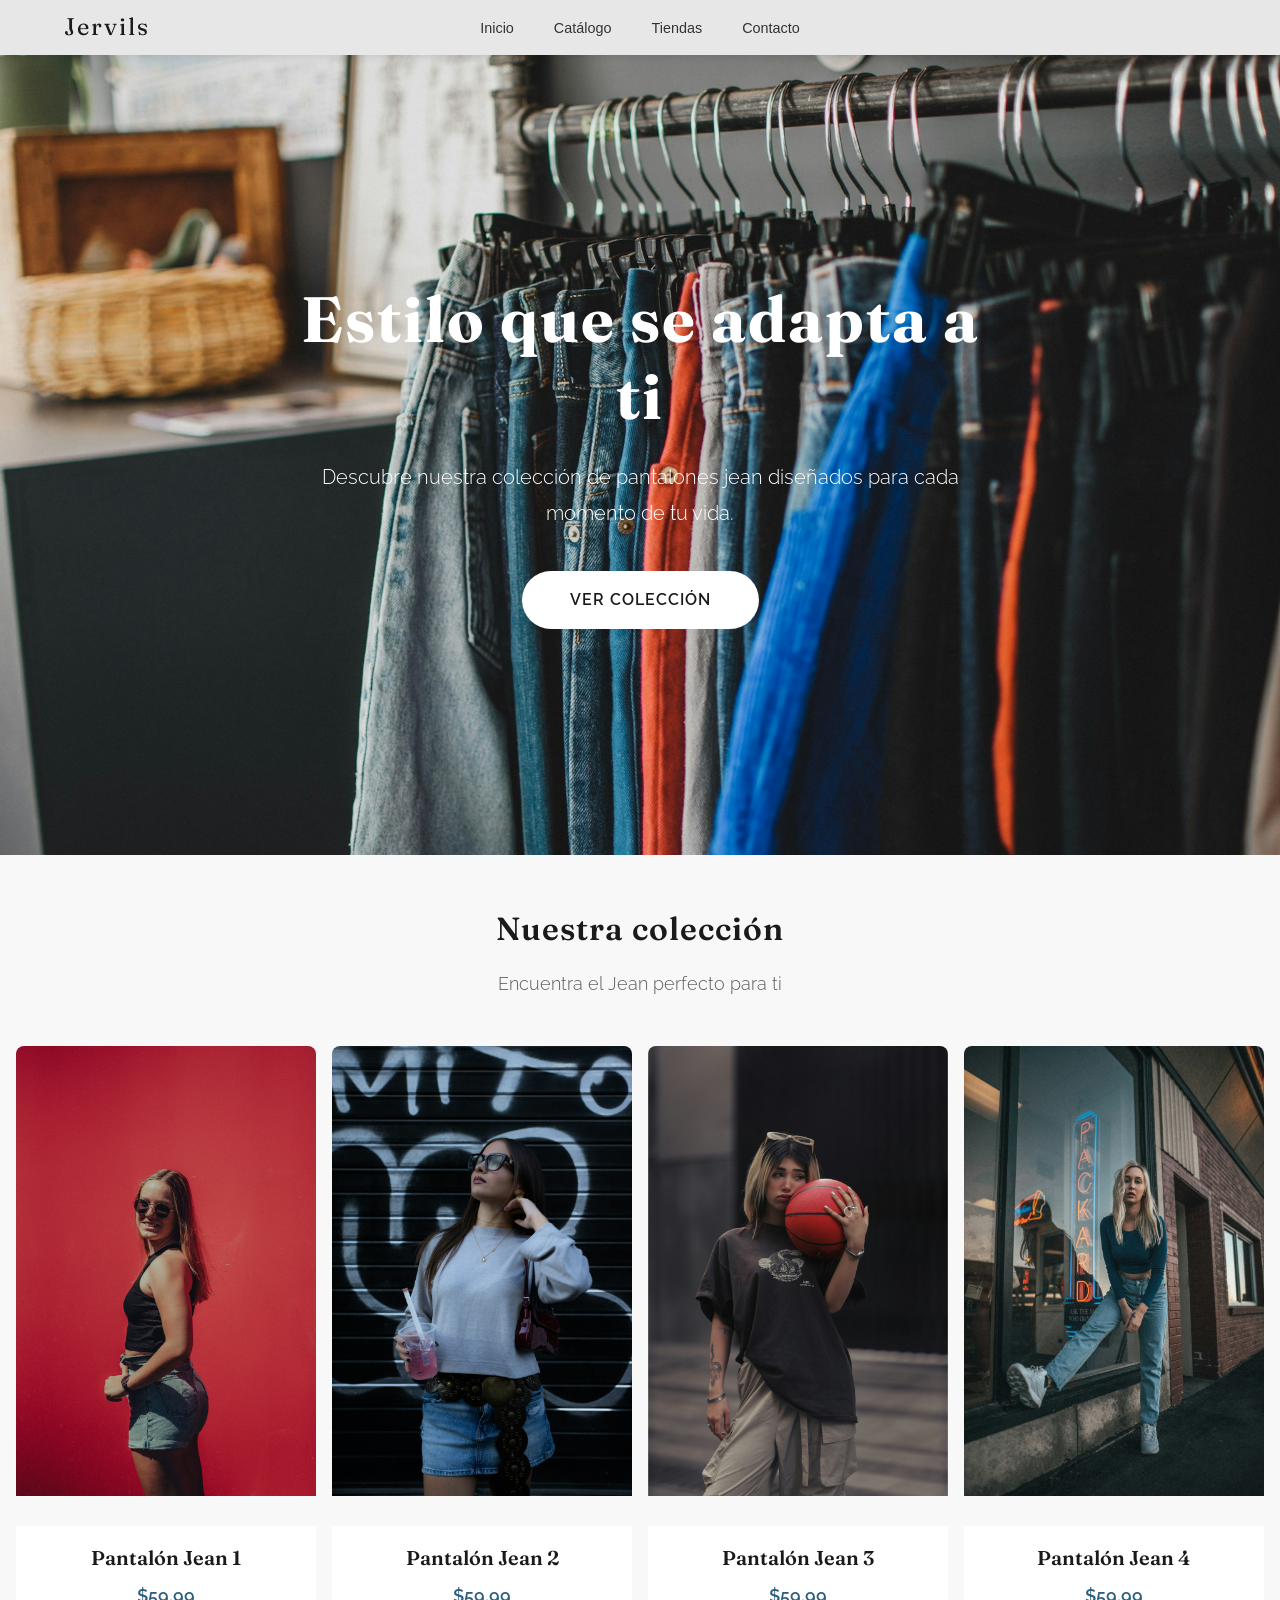
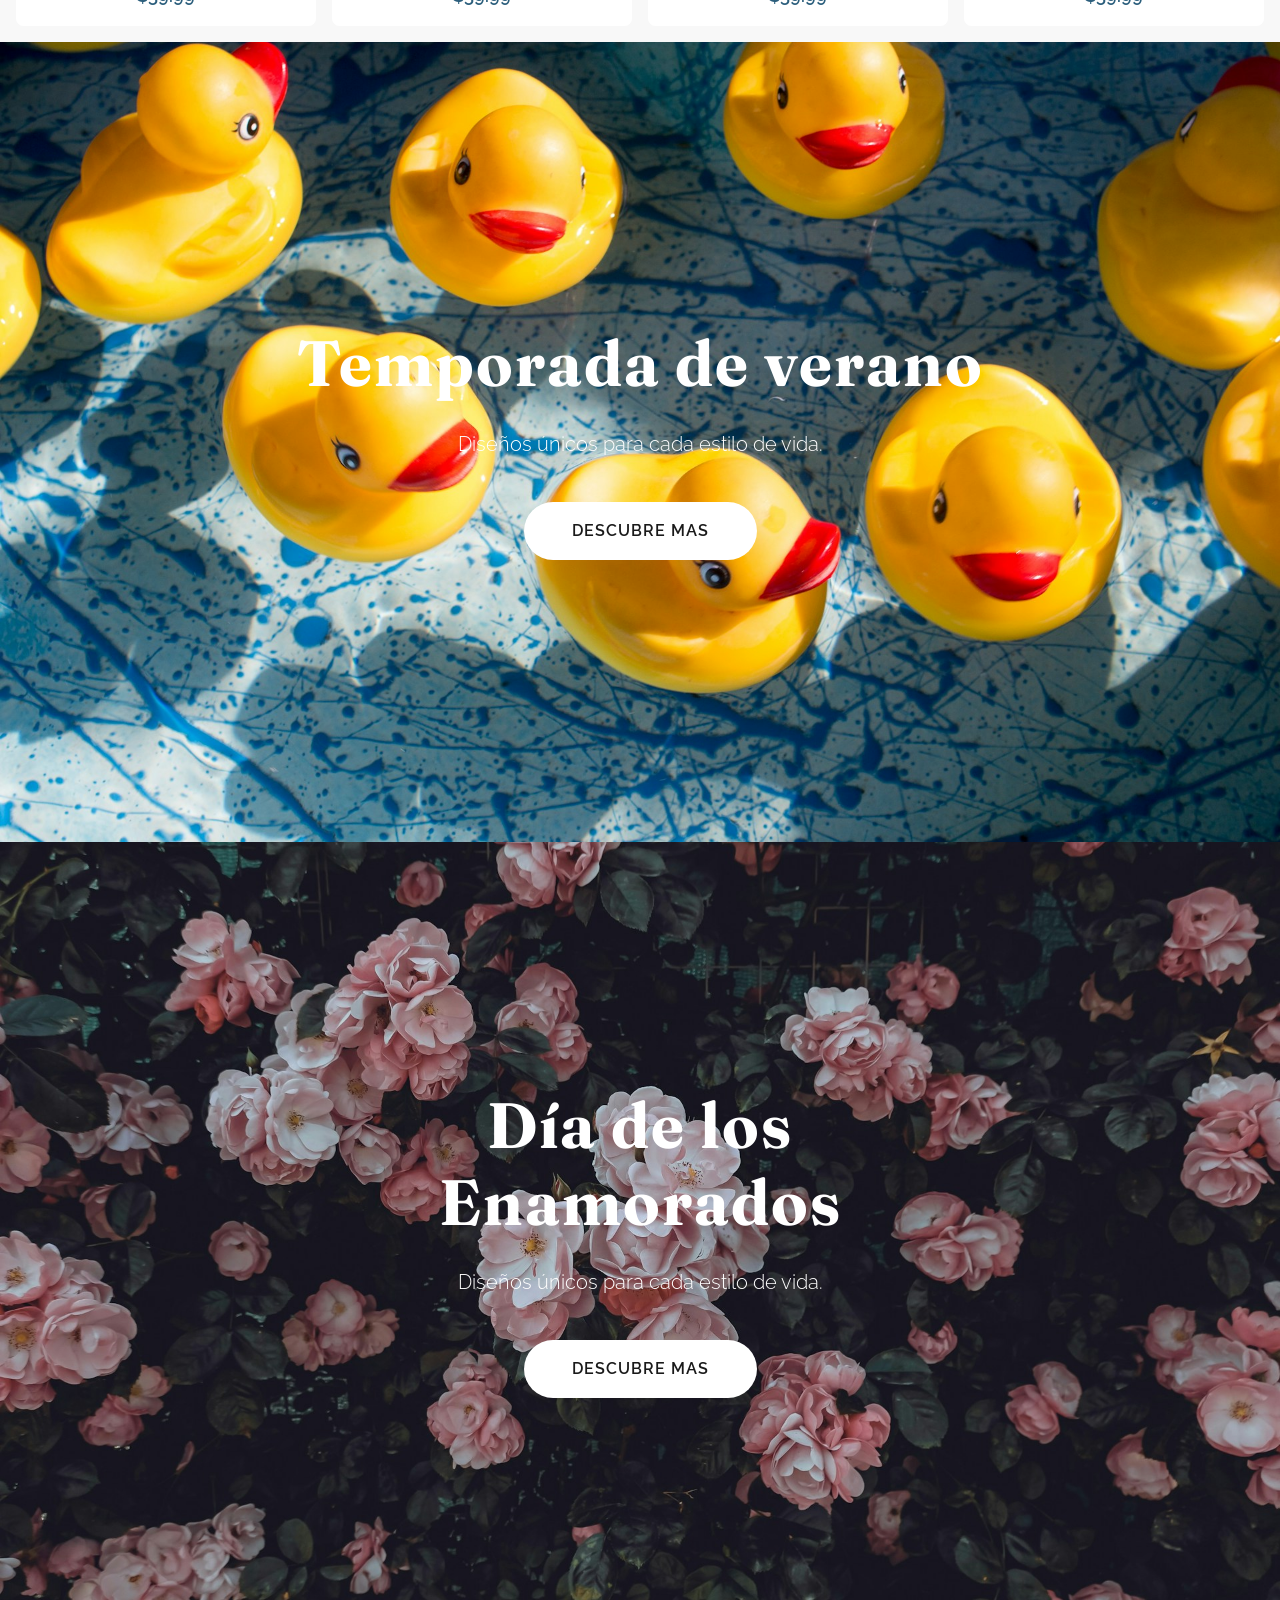
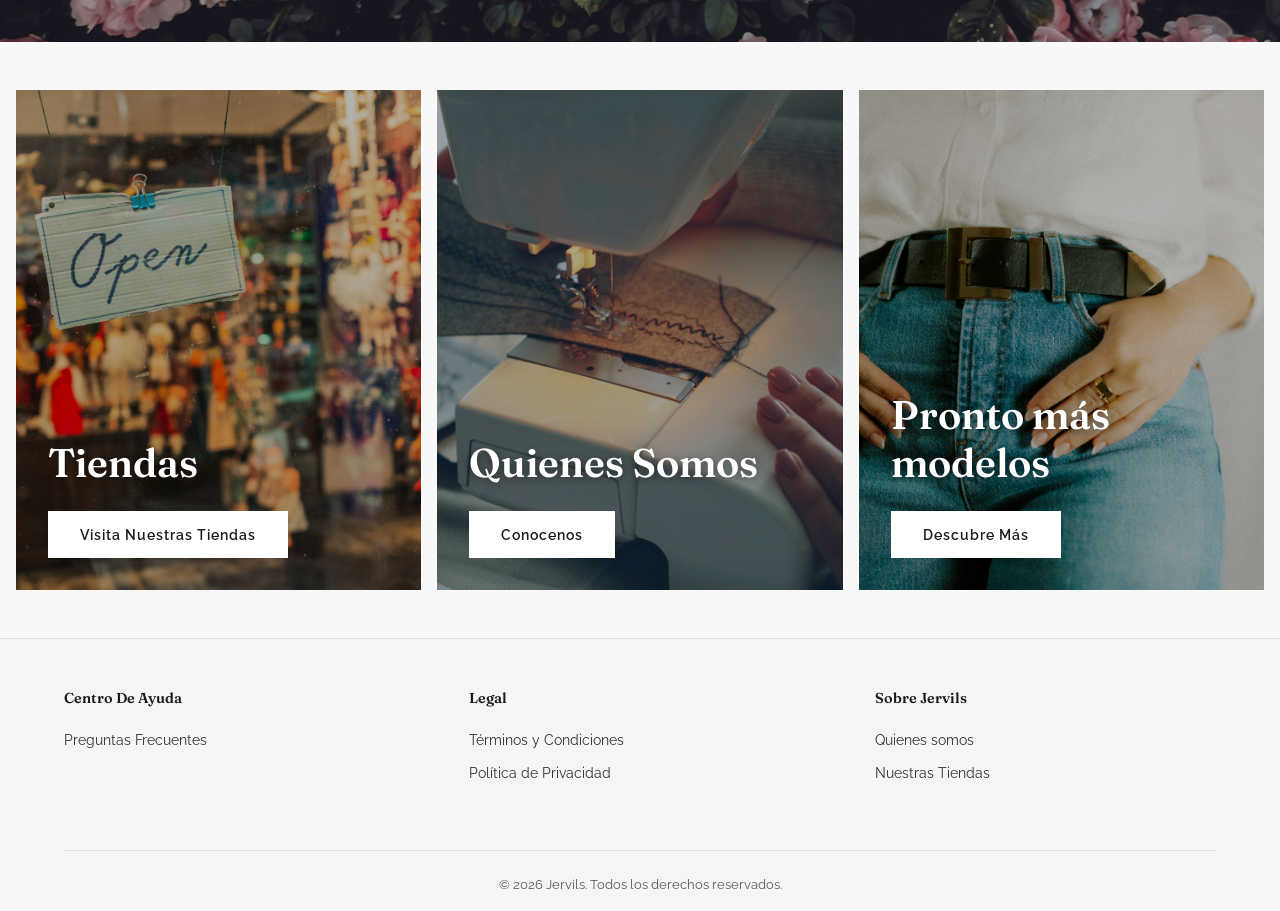
<file: index.html>
<!doctype html>
<html lang="es">
  <head>
    <meta charset="UTF-8" />
    <meta name="viewport" content="width=device-width, initial-scale=1.0" />
    <meta
      name="description"
      content="Descubre la colección Jervils de pantalones jean diseñados para cada momento de tu vida. Calidad, estilo y comodidad desde Gamarra, Lima."
    />
    <title>Jervils - Pantalones Jean de calidad para cada estilo</title>

    <!-- Favicon -->
    <link rel="icon" type="image/svg+xml" href="favicon.svg" />

    <!-- Open Graph / Redes Sociales -->
    <meta property="og:type" content="website" />
    <meta
      property="og:title"
      content="Jervils - Pantalones Jean de calidad para cada estilo"
    />
    <meta
      property="og:description"
      content="Descubre la colección Jervils de pantalones jean diseñados para cada momento de tu vida."
    />
    <meta property="og:image" content="images/hero-background.jpg" />
    <meta property="og:locale" content="es_PE" />

    <!-- Fuentes de Google Fonts -->
    <link rel="preconnect" href="https://fonts.googleapis.com" />
    <link rel="preconnect" href="https://fonts.gstatic.com" crossorigin />
    <link
      href="https://fonts.googleapis.com/css2?family=Fraunces:ital,opsz,wght@0,9..144,100..900;1,9..144,100..900&family=Raleway:ital,wght@0,100..900;1,100..900&display=swap"
      rel="stylesheet"
    />

    <!-- font-awesome para iconos -->
    <link
      rel="stylesheet"
      href="https://cdnjs.cloudflare.com/ajax/libs/font-awesome/6.4.0/css/all.min.css"
    />

    <link rel="stylesheet" href="styles.css" />
  </head>
  <body>
    <a href="#main" class="skip-link">Ir al contenido principal</a>

    <!-- Encabezado con navegación -->

    <header class="header" id="header">
      <nav class="nav container" aria-label="Navegación principal">
        <div class="nav__logo">
          <a href="index.html">Jervils</a>
        </div>
        <button
          class="nav__toggle"
          id="nav-toggle"
          aria-label="Abrir menú"
          aria-controls="nav-menu"
          aria-expanded="false"
        >
          <i class="fas fa-bars" aria-hidden="true"></i>
        </button>
        <div class="nav__menu" id="nav-menu">
          <ul class="nav__list">
            <li class="nav__item">
              <a href="index.html" class="nav__link">Inicio</a>
            </li>
            <li class="nav__item">
              <a href="catalogo.html" class="nav__link">Catálogo</a>
            </li>
            <li class="nav__item">
              <a href="tiendas.html" class="nav__link">Tiendas</a>
            </li>
            <li class="nav__item">
              <a href="contacto.html" class="nav__link">Contacto</a>
            </li>
          </ul>
        </div>
      </nav>
    </header>

    <!-- Contenido principal -->

    <main id="main">
      <!-- Hero Principal -->
      <section class="hero" id="home">
        <!-- class="hero" sirve para dar estilos a la sección principal y id="home" sirve para dar un identificador a la sección principal -->
        <img
          src="images/hero-background.jpg"
          alt="Jeans Jervils - Colección de alta calidad"
          class="hero__image"
          loading="eager"
        />
        <div class="hero__container container">
          <div class="hero__content">
            <h1 class="hero__title">Estilo que se adapta a ti</h1>
            <p class="hero__description">
              Descubre nuestra colección de pantalones jean diseñados para cada
              momento de tu vida.
            </p>
            <a href="catalogo.html" class="hero__button">Ver colección</a>
          </div>
        </div>
      </section>

      <!-- Sección de Catálogo -->
      <section id="catalogo" class="catalogo">
        <div class="container">
          <div class="section_header">
            <h2 class="section_title">Nuestra colección</h2>
            <!-- class="catalogo" y class="container" estaran dentro de la clase "container" -->
            <p class="section_subtitle">Encuentra el Jean perfecto para ti</p>
          </div>

          <div class="catalogo__grid">
            <!-- Aquí se agregarán los productos dinámicamente -->
            <article class="product__card">
              <div class="product__image">
                <img src="images/modelo_1.jpg" alt="Producto 1" />
              </div>
              <div class="product__info">
                <h3 class="product__name">Pantalón Jean 1</h3>
                <p class="product__price"><data value="59.99">$59.99</data></p>
                <!-- es mejor usar data ya que servira para usar js -->
              </div>
            </article>

            <article class="product__card">
              <div class="product__image">
                <img src="images/modelo_2.jpg" alt="Producto 2" />
              </div>
              <div class="product__info">
                <h3 class="product__name">Pantalón Jean 2</h3>
                <p class="product__price"><data value="59.99">$59.99</data></p>
              </div>
            </article>

            <article class="product__card">
              <div class="product__image">
                <img src="images/modelo_3.jpg" alt="Producto 3" />
              </div>
              <div class="product__info">
                <h3 class="product__name">Pantalón Jean 3</h3>
                <p class="product__price"><data value="59.99">$59.99</data></p>
              </div>
            </article>

            <article class="product__card">
              <div class="product__image">
                <img src="images/modelo_4.jpg" alt="Producto 4" />
              </div>
              <div class="product__info">
                <h3 class="product__name">Pantalón Jean 4</h3>
                <p class="product__price"><data value="59.99">$59.99</data></p>
              </div>
            </article>
          </div>
        </div>
      </section>

      <!-- Sección Heros -->

      <!-- Primer Hero -->
      <section class="hero hero-2" id="hero-2">
        <img
          src="images/summer_sale-background.jpg"
          alt="Promoción de estación - Jeans Jervils"
          class="hero__image"
          loading="lazy"
        />
        <div class="hero__container container">
          <div class="hero__content">
            <h2 class="hero__title">Temporada de verano</h2>
            <p class="hero__description">
              Diseños únicos para cada estilo de vida.
            </p>
            <a href="catalogo.html" class="hero__button">Descubre mas</a>
          </div>
        </div>
      </section>

      <!-- Segundo Hero -->
      <section class="hero hero-3" id="hero-3">
        <img
          src="images/valentines_day-background.jpg"
          alt="Promoción de Dia Festivo - Jeans Jervils"
          class="hero__image"
          loading="lazy"
        />
        <div class="hero__container container">
          <div class="hero__content">
            <h2 class="hero__title">Día de los Enamorados</h2>
            <p class="hero__description">
              Diseños únicos para cada estilo de vida.
            </p>
            <a href="catalogo.html" class="hero__button">Descubre mas</a>
          </div>
        </div>
      </section>

      <!-- Sección de 3 columnas -->
      <section class="hero-columns" id="hero-columns">
        <div class="hero-columns__container">
          <!-- Columna 1: Tiendas -->
          <div class="hero-columns__item">
            <img
              src="images/tiendas.jpg"
              alt="Nuestras Tiendas Jervils"
              class="hero-columns__bg"
            />
            <div class="hero-columns__overlay"></div>
            <div class="hero-columns__content">
              <h2 class="hero-columns__title">Tiendas</h2>
              <a href="tiendas.html" class="hero-columns__button"
                >Visita nuestras tiendas</a
              >
            </div>
          </div>

          <!-- Columna 2: Quienes Somos -->
          <div class="hero-columns__item">
            <img
              src="images/quienes_somos.jpg"
              alt="Quienes Somos Jervils"
              class="hero-columns__bg"
            />
            <div class="hero-columns__overlay"></div>
            <div class="hero-columns__content">
              <h2 class="hero-columns__title">Quienes Somos</h2>
              <a href="about.html" class="hero-columns__button">Conocenos</a>
            </div>
          </div>

          <!-- Columna 3: Pronto más modelos -->
          <div class="hero-columns__item">
            <img
              src="images/pronto_modelos.jpg"
              alt=" Pronto más modelos Jervils"
              class="hero-columns__bg"
            />
            <div class="hero-columns__overlay"></div>
            <div class="hero-columns__content">
              <h2 class="hero-columns__title">Pronto más modelos</h2>
              <a href="catalogo.html" class="hero-columns__button"
                >Descubre más</a
              >
            </div>
          </div>
        </div>
      </section>
    </main>

    <!-- FOOTER - Pie de página -->
    <footer class="footer">
      <div class="container">
        <div class="footer__content">
          <!-- Columna 1 - Centro de Ayuda -->
          <nav class="footer__section">
            <h2 class="footer__title">Centro de ayuda</h2>
            <ul class="footer__link">
              <li><a href="faq.html">Preguntas Frecuentes</a></li>
            </ul>
          </nav>

          <!-- Columna 2 - Legal -->
          <nav class="footer__section">
            <h2 class="footer__title">Legal</h2>
            <ul class="footer__link">
              <li><a href="#">Términos y Condiciones</a></li>
              <li><a href="#">Política de Privacidad</a></li>
            </ul>
          </nav>

          <!-- Columna 3 - Redes Sociales -->
          <nav class="footer__section">
            <h2 class="footer__title">Sobre Jervils</h2>
            <ul class="footer__link">
              <li><a href="about.html">Quienes somos</a></li>
              <li><a href="tiendas.html">Nuestras Tiendas</a></li>
            </ul>
          </nav>
        </div>

        <!-- FOOTER BOTTOM -->
        <div class="footer__bottom">
          &copy; <time datetime="2026">2026</time> Jervils. Todos los derechos
          reservados.
        </div>
      </div>
    </footer>

    <!-- Scroll to top button -->
    <a
      href="#home"
      class="scroll-top"
      id="scroll-top"
      aria-label="Volver al inicio"
    >
      <i class="fas fa-arrow-up"></i>
    </a>

    <!-- JavaScript -->
    <script src="script.js" defer></script>
  </body>
</html>
</file>
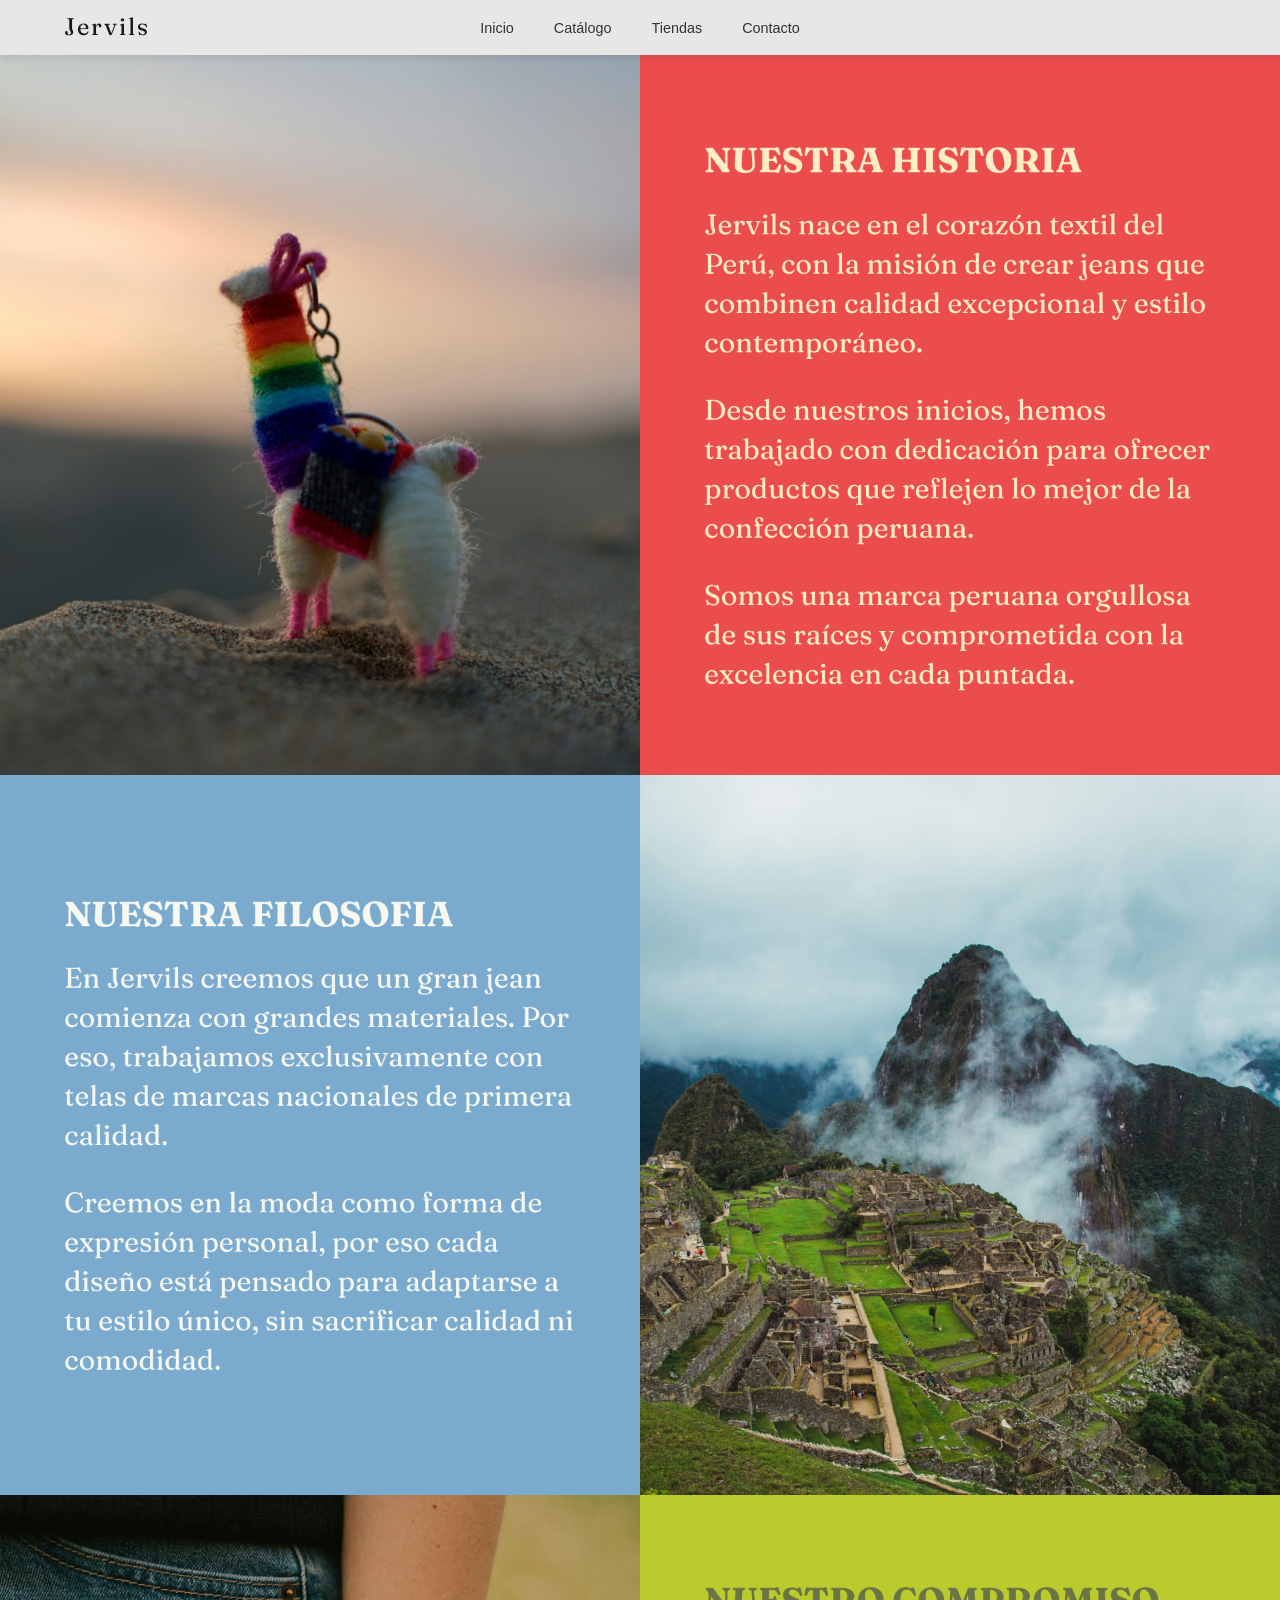
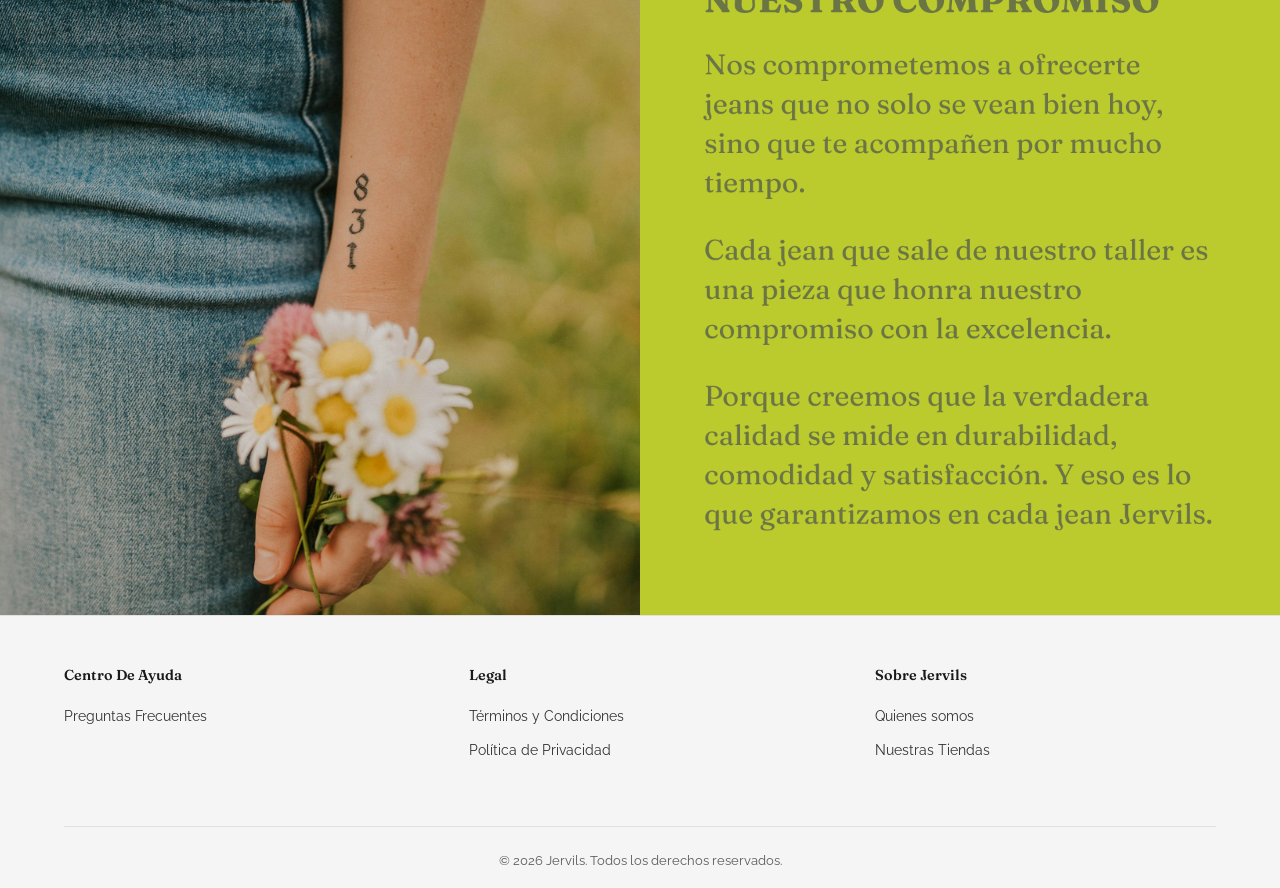
<file: about.html>
<!doctype html>
<html lang="es">
  <head>
    <meta charset="UTF-8" />
    <meta name="viewport" content="width=device-width, initial-scale=1.0" />
    <meta
      name="description"
      content="Jervils - Pantalones Jean de alta calidad"
    />
    <title>Jervils - Pantalones Jean</title>

    <link rel="preconnect" href="https://fonts.googleapis.com" />
    <link rel="preconnect" href="https://fonts.gstatic.com" crossorigin />
    <link
      href="https://fonts.googleapis.com/css2?family=Fraunces:ital,opsz,wght@0,9..144,100..900;1,9..144,100..900&family=Raleway:ital,wght@0,100..900;1,100..900&display=swap"
      rel="stylesheet"
    />

    <link
      rel="stylesheet"
      href="https://cdnjs.cloudflare.com/ajax/libs/font-awesome/6.4.0/css/all.min.css"
    />

    <link rel="stylesheet" href="styles.css" />
  </head>
  <body>
    <a href="#main" class="skip-link">Ir al contenido principal</a>

    <header class="header" id="header">
      <nav class="nav container" aria-label="Navegación principal">
        <div class="nav__logo">
          <a href="index.html">Jervils</a>
        </div>
        <button
          class="nav__toggle"
          id="nav-toggle"
          aria-label="Abrir menú"
          aria-controls="nav-menu"
          aria-expanded="false"
        >
          <i class="fas fa-bars" aria-hidden="true"></i>
        </button>
        <div class="nav__menu" id="nav-menu">
          <ul class="nav__list">
            <li class="nav__item">
              <a href="index.html" class="nav__link">Inicio</a>
            </li>
            <li class="nav__item">
              <a href="catalogo.html" class="nav__link">Catálogo</a>
            </li>
            <li class="nav__item">
              <a href="tiendas.html" class="nav__link">Tiendas</a>
            </li>
            <li class="nav__item">
              <a href="contacto.html" class="nav__link">Contacto</a>
            </li>
          </ul>
        </div>
      </nav>
    </header>

    <main id="main" class="about-main">
      <h1 class="visually-hidden">Quiénes Somos - Jervils</h1>

      <div class="about-image-section">
        <img
          src="images/CC1seccion1.png"
          alt="Jervils - Nuestra Historia"
          class="about-image"
        />
      </div>

      <div class="about-image-section">
        <img
          src="images/CC2seccion2.png"
          alt="Jervils - Nuestra Filosofía"
          class="about-image"
        />
      </div>

      <div class="about-image-section">
        <img
          src="images/CC3seccion3.png"
          alt="Jervils - Nuestro Compromiso"
          class="about-image"
        />
      </div>
    </main>

    <footer class="footer">
      <div class="container">
        <div class="footer__content">
          <nav class="footer__section">
            <h2 class="footer__title">Centro de ayuda</h2>
            <ul class="footer__link">
              <li><a href="faq.html">Preguntas Frecuentes</a></li>
            </ul>
          </nav>

          <nav class="footer__section">
            <h2 class="footer__title">Legal</h2>
            <ul class="footer__link">
              <li><a href="#">Términos y Condiciones</a></li>
              <li><a href="#">Política de Privacidad</a></li>
            </ul>
          </nav>

          <nav class="footer__section">
            <h2 class="footer__title">Sobre Jervils</h2>
            <ul class="footer__link">
              <li><a href="about.html">Quienes somos</a></li>
              <li><a href="tiendas.html">Nuestras Tiendas</a></li>
            </ul>
          </nav>
        </div>

        <div class="footer__bottom">
          &copy; <time datetime="2026">2026</time> Jervils. Todos los derechos
          reservados.
        </div>
      </div>
    </footer>

    <a
      href="#home"
      class="scroll-top"
      id="scroll-top"
      aria-label="Volver al inicio"
    >
      <i class="fas fa-arrow-up"></i>
    </a>

    <script src="script.js" defer></script>
  </body>
</html>
</file>
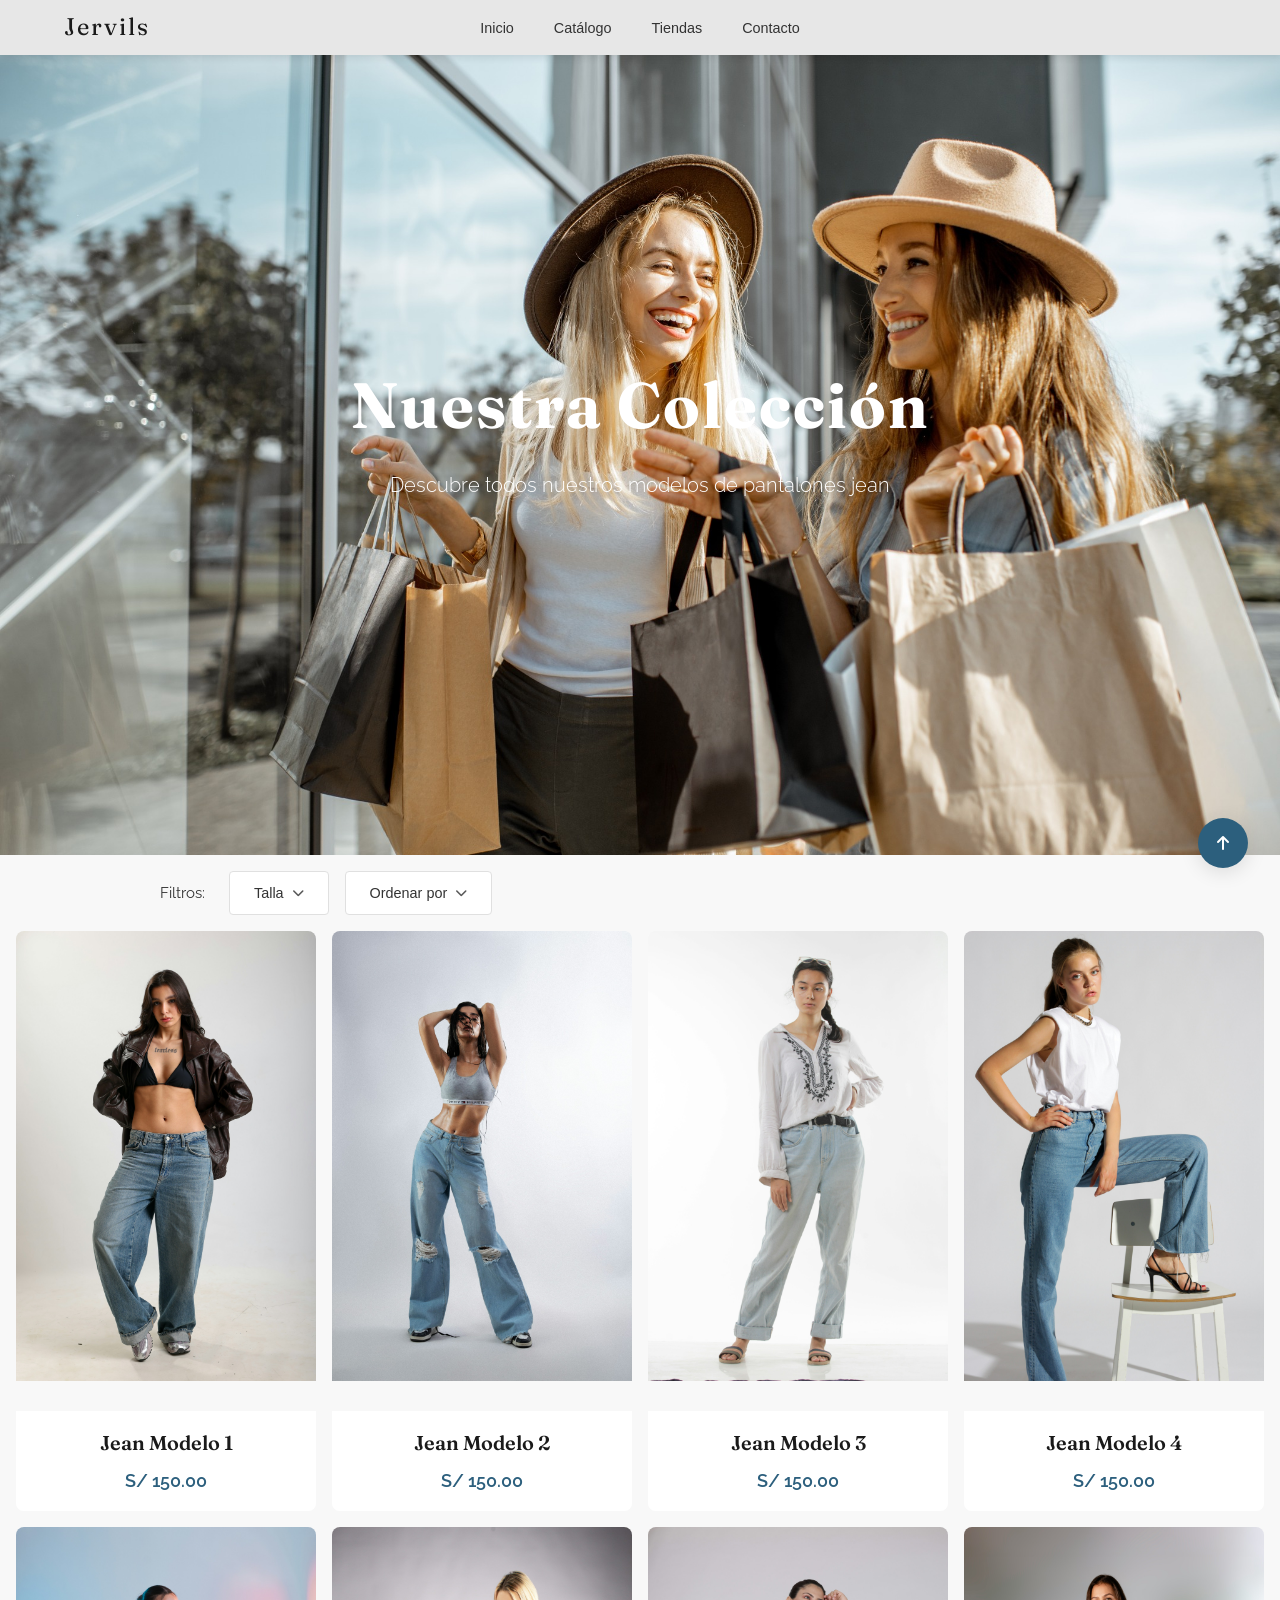
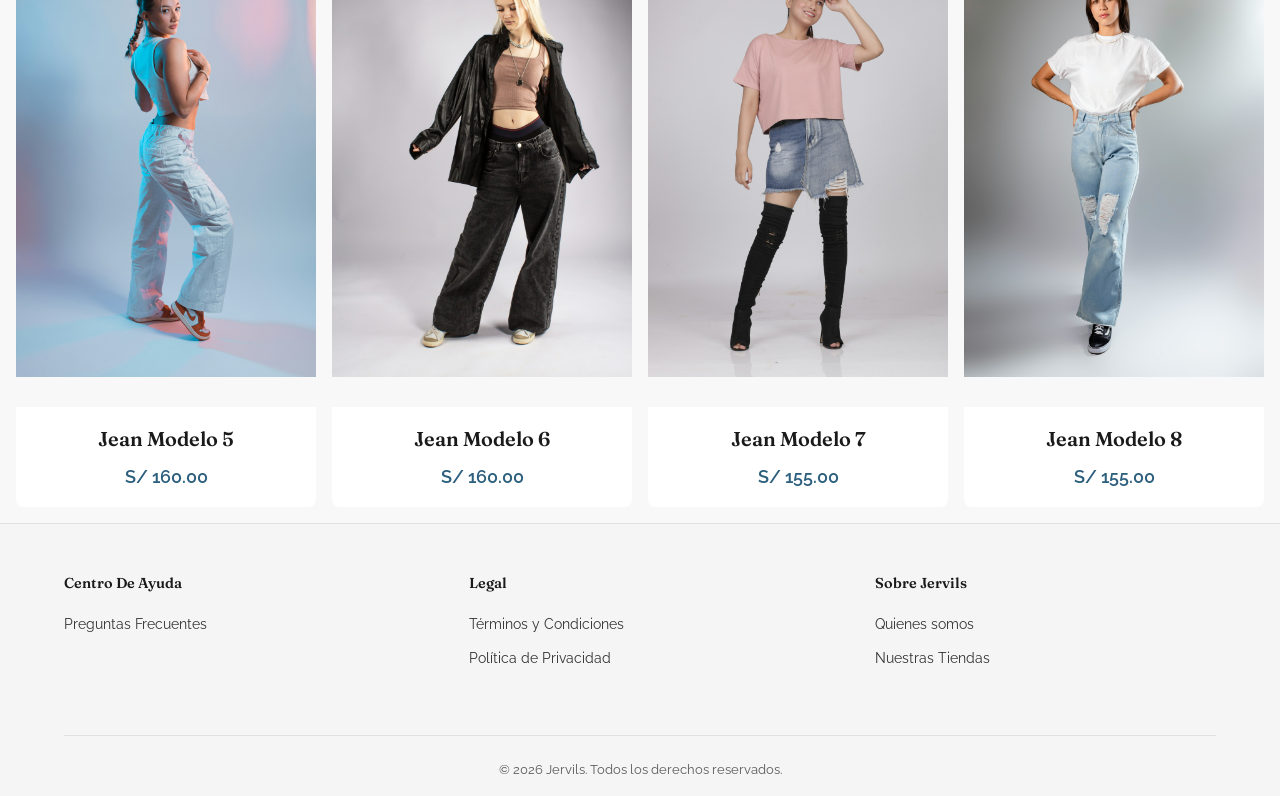
<file: catalogo.html>
<!doctype html>
<html lang="es">
  <head>
    <meta charset="UTF-8" />
    <meta name="viewport" content="width=device-width, initial-scale=1.0" />
    <meta
      name="description"
      content="Explora todos los modelos de jeans Jervils para mujer, hombre y unisex. Filtra por talla y ordena por precio."
    />
    <title>Catálogo - Jervils Jeans</title>

    <!-- Favicon -->
    <link rel="icon" type="image/svg+xml" href="favicon.svg" />

    <!-- Open Graph / Redes Sociales -->
    <meta property="og:type" content="website" />
    <meta property="og:title" content="Catálogo - Jervils Jeans" />
    <meta
      property="og:description"
      content="Explora todos los modelos de jeans Jervils para mujer, hombre y unisex."
    />
    <meta property="og:image" content="images/catalogo.jpg" />
    <meta property="og:locale" content="es_PE" />

    <!-- Fuentes de Google Fonts -->
    <link rel="preconnect" href="https://fonts.googleapis.com" />
    <link rel="preconnect" href="https://fonts.gstatic.com" crossorigin />
    <link
      href="https://fonts.googleapis.com/css2?family=Fraunces:ital,opsz,wght@0,9..144,100..900;1,9..144,100..900&family=Raleway:ital,wght@0,100..900;1,100..900&display=swap"
      rel="stylesheet"
    />

    <!-- font-awesome para iconos -->
    <link
      rel="stylesheet"
      href="https://cdnjs.cloudflare.com/ajax/libs/font-awesome/6.4.0/css/all.min.css"
    />

    <link rel="stylesheet" href="styles.css" />
  </head>
  <body>
    <a href="#main" class="skip-link">Ir al contenido principal</a>

    <!-- Encabezado con navegación -->

    <header class="header" id="header">
      <nav class="nav container" aria-label="Navegación principal">
        <div class="nav__logo">
          <a href="index.html">Jervils</a>
        </div>
        <button
          class="nav__toggle"
          id="nav-toggle"
          aria-label="Abrir menú"
          aria-controls="nav-menu"
          aria-expanded="false"
        >
          <i class="fas fa-bars" aria-hidden="true"></i>
        </button>
        <div class="nav__menu" id="nav-menu">
          <ul class="nav__list">
            <li class="nav__item">
              <a href="index.html" class="nav__link">Inicio</a>
            </li>
            <li class="nav__item">
              <a href="catalogo.html" class="nav__link">Catálogo</a>
            </li>
            <li class="nav__item">
              <a href="tiendas.html" class="nav__link">Tiendas</a>
            </li>
            <li class="nav__item">
              <a href="contacto.html" class="nav__link">Contacto</a>
            </li>
          </ul>
        </div>
      </nav>
    </header>

    <!-- Contenido principal -->
    <main id="main">
      <!-- Hero Section Catálogo -->
      <section class="hero" id="hero">
        <img
          src="images/catalogo.jpg"
          alt="Catálogo completo Jervils - Todos nuestros modelos de jeans"
          class="hero__image"
          loading="eager"
        />
        <div class="hero__container container">
          <div class="hero__content">
            <h1 class="hero__title">Nuestra Colección</h1>
            <p class="hero__description">
              Descubre todos nuestros modelos de pantalones jean
            </p>
          </div>
        </div>
      </section>

      <!-- Sección Catálogo Completo -->
      <section class="catalogo catalogo--page" id="catalogo">
        <div class="container">
          <h2 class="visually-hidden">Productos disponibles</h2>

          <!-- Filtros -->
          <div class="catalogo__filters-advanced">
            <div class="filters__label">Filtros:</div>

            <!-- Filtro de Talla -->
            <fieldset class="filter__group">
              <legend class="visually-hidden">Filtrar por talla</legend>
              <button
                class="filter__dropdown"
                data-filter="size"
                aria-expanded="false"
                aria-controls="size-menu"
              >
                <span> Talla </span>
                <i class="fas fa-chevron-down"></i>
              </button>
              <div
                class="filter__dropdown-menu"
                id="size-menu"
                role="group"
                aria-label="Filtrar por talla"
              >
                <label> <input type="checkbox" value="28" /> 28 </label>
                <label> <input type="checkbox" value="30" /> 30 </label>
                <label> <input type="checkbox" value="32" /> 32 </label>
                <label> <input type="checkbox" value="34" /> 34 </label>
              </div>
            </fieldset>

            <!-- Filtro de Ordenar -->
            <fieldset class="filter__group filter__sort">
              <legend class="visually-hidden">Ordenar productos</legend>
              <button
                class="filter__dropdown"
                data-filter="sort"
                aria-expanded="false"
                aria-controls="sort-menu"
              >
                <span> Ordenar por </span>
                <i class="fas fa-chevron-down"></i>
              </button>
              <div
                class="filter__dropdown-menu"
                id="sort-menu"
                role="group"
                aria-label="Ordenar productos"
              >
                <label>
                  <input type="radio" name="sort" value="featured" checked />
                  Destacados
                </label>
                <label>
                  <input type="radio" name="sort" value="price-low" /> Precio:
                  Menor a Mayor
                </label>
                <label>
                  <input type="radio" name="sort" value="price-high" /> Precio:
                  Mayor a Menor
                </label>
              </div>
            </fieldset>
          </div>

          <!-- Grid de Productos -->
          <div class="catalogo__grid">
            <!-- PRODUCTO 1 -->
            <article
              class="product__card"
              data-category="mujer"
              data-sizes="28,30"
            >
              <div class="product__image">
                <img
                  src="images/catalogo_1.jpg"
                  alt="Jean Modelo 1 - Estilo para mujer"
                />
              </div>
              <div class="product__info">
                <h3 class="product__name">Jean Modelo 1</h3>
                <p class="product__price">
                  <data value="150.00">S/ 150.00</data>
                </p>
              </div>
            </article>

            <!-- PRODUCTO 2 -->
            <article
              class="product__card"
              data-category="mujer"
              data-sizes="28,30,32"
            >
              <div class="product__image">
                <img
                  src="images/catalogo_2.jpg"
                  alt="Jean Modelo 2 - Estilo para mujer"
                />
              </div>
              <div class="product__info">
                <h3 class="product__name">Jean Modelo 2</h3>
                <p class="product__price">
                  <data value="150.00">S/ 150.00</data>
                </p>
              </div>
            </article>

            <!-- PRODUCTO 3 -->
            <article
              class="product__card"
              data-category="mujer"
              data-sizes="30,32"
            >
              <div class="product__image">
                <img
                  src="images/catalogo_3.jpg"
                  alt="Jean Modelo 3 - Estilo para mujer"
                />
              </div>
              <div class="product__info">
                <h3 class="product__name">Jean Modelo 3</h3>
                <p class="product__price">
                  <data value="150.00">S/ 150.00</data>
                </p>
              </div>
            </article>

            <!-- PRODUCTO 4 -->
            <article
              class="product__card"
              data-category="mujer"
              data-sizes="28,30,32"
            >
              <div class="product__image">
                <img
                  src="images/catalogo_4.jpg"
                  alt="Jean Modelo 4 - Estilo para mujer"
                />
              </div>
              <div class="product__info">
                <h3 class="product__name">Jean Modelo 4</h3>
                <p class="product__price">
                  <data value="150.00">S/ 150.00</data>
                </p>
              </div>
            </article>

            <!-- PRODUCTO 5 -->
            <article
              class="product__card"
              data-category="hombre"
              data-sizes="30,32,34"
            >
              <div class="product__image">
                <img
                  src="images/catalogo_5.jpg"
                  alt="Jean Modelo 5 - Estilo para hombre"
                />
              </div>
              <div class="product__info">
                <h3 class="product__name">Jean Modelo 5</h3>
                <p class="product__price">
                  <data value="160.00">S/ 160.00</data>
                </p>
              </div>
            </article>

            <!-- PRODUCTO 6 -->
            <article
              class="product__card"
              data-category="hombre"
              data-sizes="32,34"
            >
              <div class="product__image">
                <img
                  src="images/catalogo_6.jpg"
                  alt="Jean Modelo 6 - Estilo para hombre"
                />
              </div>
              <div class="product__info">
                <h3 class="product__name">Jean Modelo 6</h3>
                <p class="product__price">
                  <data value="160.00">S/ 160.00</data>
                </p>
              </div>
            </article>

            <!-- PRODUCTO 7 -->
            <article
              class="product__card"
              data-category="unisex"
              data-sizes="28,30,32,34"
            >
              <div class="product__image">
                <img
                  src="images/catalogo_7.jpg"
                  alt="Jean Modelo 7 - Estilo unisex"
                />
              </div>
              <div class="product__info">
                <h3 class="product__name">Jean Modelo 7</h3>
                <p class="product__price">
                  <data value="155.00">S/ 155.00</data>
                </p>
              </div>
            </article>

            <!-- PRODUCTO 8 -->
            <article
              class="product__card"
              data-category="unisex"
              data-sizes="28,30,32,34"
            >
              <div class="product__image">
                <img
                  src="images/catalogo_8.jpg"
                  alt="Jean Modelo 8 - Estilo unisex"
                />
              </div>
              <div class="product__info">
                <h3 class="product__name">Jean Modelo 8</h3>
                <p class="product__price">
                  <data value="155.00">S/ 155.00</data>
                </p>
              </div>
            </article>
          </div>
        </div>
      </section>
    </main>

    <!-- FOOTER - Pie de página -->
    <footer class="footer">
      <div class="container">
        <div class="footer__content">
          <!-- Columna 1 - Centro de Ayuda -->
          <nav class="footer__section">
            <h2 class="footer__title">Centro de ayuda</h2>
            <ul class="footer__link">
              <li><a href="faq.html">Preguntas Frecuentes</a></li>
            </ul>
          </nav>

          <!-- Columna 2 - Legal -->
          <nav class="footer__section">
            <h2 class="footer__title">Legal</h2>
            <ul class="footer__link">
              <li><a href="#">Términos y Condiciones</a></li>
              <li><a href="#">Política de Privacidad</a></li>
            </ul>
          </nav>

          <!-- Columna 3 - Redes Sociales -->
          <nav class="footer__section">
            <h2 class="footer__title">Sobre Jervils</h2>
            <ul class="footer__link">
              <li><a href="about.html">Quienes somos</a></li>
              <li><a href="tiendas.html">Nuestras Tiendas</a></li>
            </ul>
          </nav>
        </div>

        <!-- FOOTER BOTTOM -->
        <div class="footer__bottom">
          &copy; <time datetime="2026">2026</time> Jervils. Todos los derechos
          reservados.
        </div>
      </div>
    </footer>

    <!-- Scroll to top button -->
    <a
      href="#main"
      class="scroll-top"
      id="scroll-top"
      aria-label="Volver al inicio"
    >
      <i class="fas fa-arrow-up"></i>
    </a>

    <!-- JavaScript -->
    <script src="script.js" defer></script>
    <script src="catalogo-filtro.js" defer></script>
  </body>
</html>
</file>
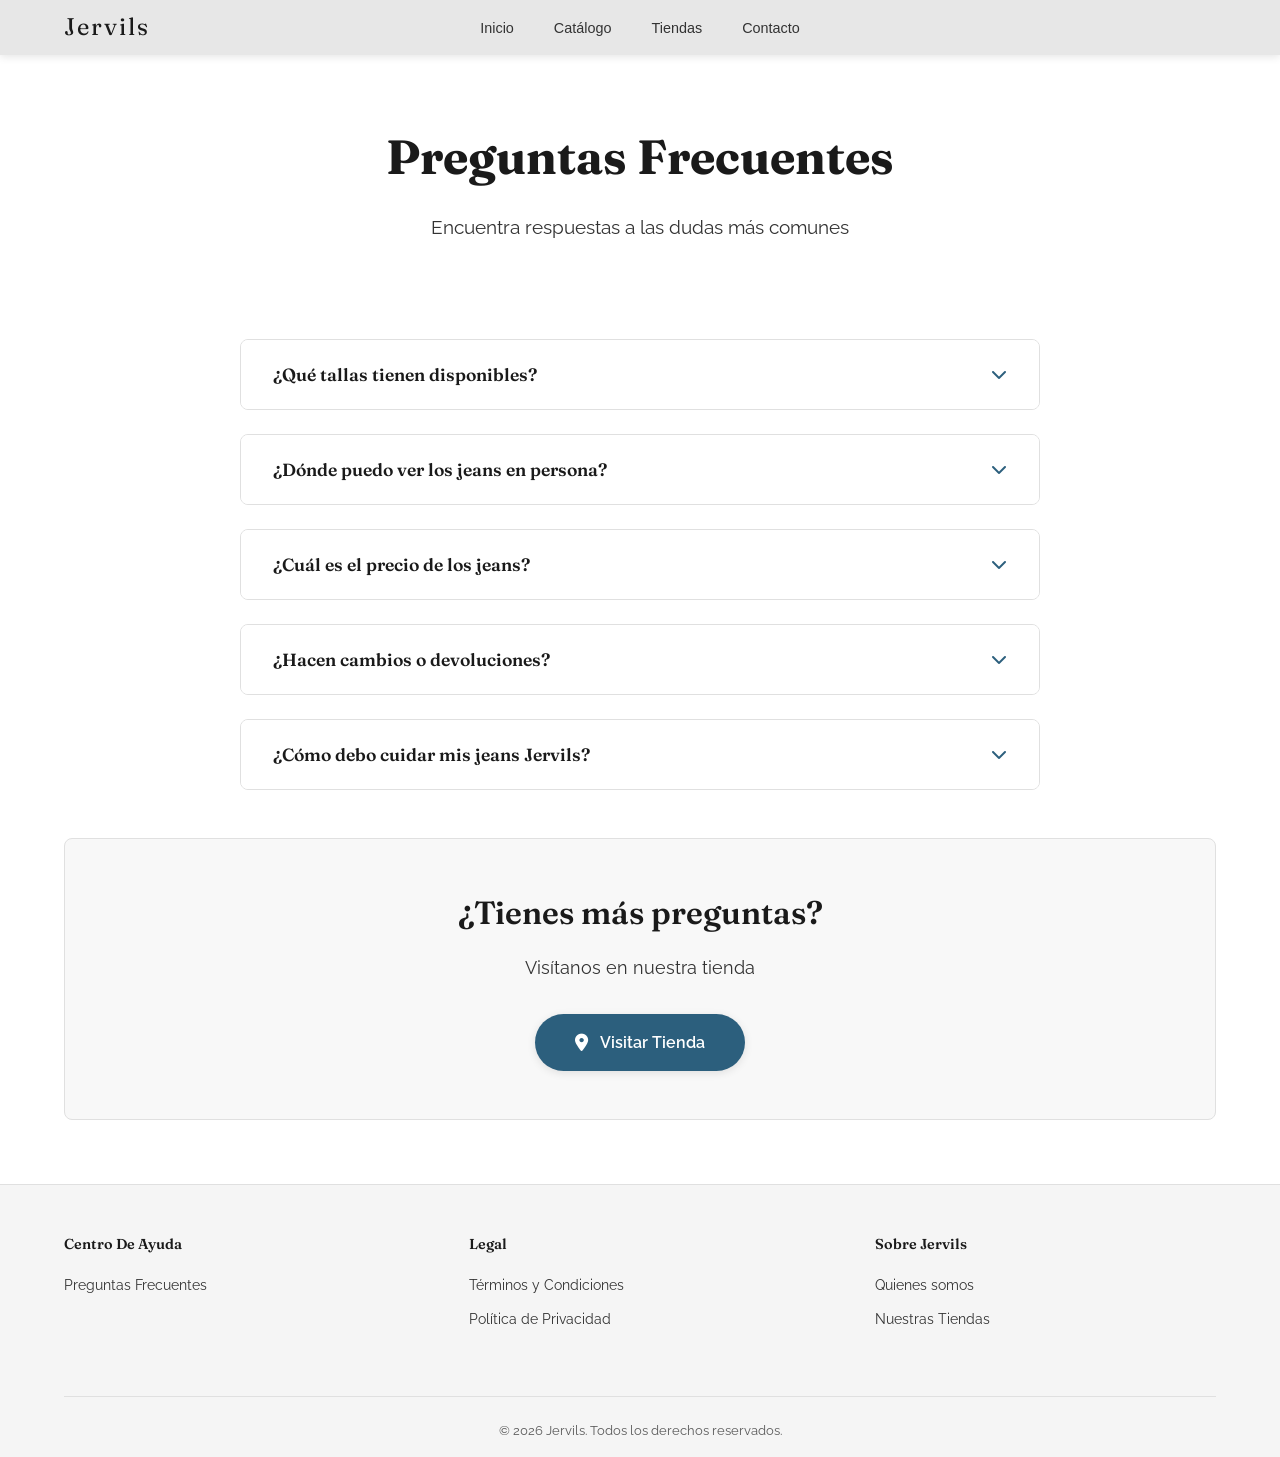
<file: faq.html>
<!doctype html>
<html lang="es">
  <head>
    <meta charset="UTF-8" />
    <meta name="viewport" content="width=device-width, initial-scale=1.0" />
    <meta
      name="description"
      content="Resuelve tus dudas sobre tallas, precios, cambios, devoluciones y cuidado de los jeans Jervils."
    />
    <title>Preguntas Frecuentes - Jervils</title>

    <!-- Favicon -->
    <link rel="icon" type="image/svg+xml" href="favicon.svg" />

    <!-- Open Graph / Redes Sociales -->
    <meta property="og:type" content="website" />
    <meta property="og:title" content="Preguntas Frecuentes - Jervils" />
    <meta
      property="og:description"
      content="Resuelve tus dudas sobre tallas, precios, cambios y cuidado de los jeans Jervils."
    />
    <meta property="og:image" content="images/hero-background.jpg" />
    <meta property="og:locale" content="es_PE" />

    <link rel="preconnect" href="https://fonts.googleapis.com" />
    <link rel="preconnect" href="https://fonts.gstatic.com" crossorigin />
    <link
      href="https://fonts.googleapis.com/css2?family=Fraunces:ital,opsz,wght@0,9..144,100..900;1,9..144,100..900&family=Raleway:ital,wght@0,100..900;1,100..900&display=swap"
      rel="stylesheet"
    />

    <link
      rel="stylesheet"
      href="https://cdnjs.cloudflare.com/ajax/libs/font-awesome/6.4.0/css/all.min.css"
    />

    <link rel="stylesheet" href="styles.css" />
  </head>
  <body>
    <a href="#main" class="skip-link">Ir al contenido principal</a>

    <header class="header" id="header">
      <nav class="nav container" aria-label="Navegación principal">
        <div class="nav__logo">
          <a href="index.html">Jervils</a>
        </div>
        <button
          class="nav__toggle"
          id="nav-toggle"
          aria-label="Abrir menú"
          aria-controls="nav-menu"
          aria-expanded="false"
        >
          <i class="fas fa-bars" aria-hidden="true"></i>
        </button>
        <div class="nav__menu" id="nav-menu">
          <ul class="nav__list">
            <li class="nav__item">
              <a href="index.html" class="nav__link">Inicio</a>
            </li>
            <li class="nav__item">
              <a href="catalogo.html" class="nav__link">Catálogo</a>
            </li>
            <li class="nav__item">
              <a href="tiendas.html" class="nav__link">Tiendas</a>
            </li>
            <li class="nav__item">
              <a href="contacto.html" class="nav__link">Contacto</a>
            </li>
          </ul>
        </div>
      </nav>
    </header>

    <main id="main">
      <!-- Hero Section - Solo texto, sin imagen -->
      <section class="faq-hero">
        <div class="container">
          <div class="faq-hero__content">
            <h1 class="faq-hero__title">Preguntas Frecuentes</h1>
            <p class="faq-hero__description">
              Encuentra respuestas a las dudas más comunes
            </p>
          </div>
        </div>
      </section>
      <!-- FAQ Section -->
      <section class="faq" id="faq">
        <div class="container">
          <div class="faq__container">
            <!-- PREGUNTA 1 -->
            <div class="faq__item">
              <button
                class="faq__question"
                aria-expanded="false"
                aria-controls="faq-answer-1"
              >
                <span>¿Qué tallas tienen disponibles?</span>
                <i class="fas fa-chevron-down faq__icon"></i>
              </button>
              <div class="faq__answer" id="faq-answer-1" role="region">
                <p>
                  Contamos con tallas desde la 28 hasta la 34, adaptándose a
                  diferentes tipos de cuerpo. Te recomendamos visitar nuestra
                  tienda en Gamarra para probarte los modelos y encontrar tu
                  talla perfecta. Nuestro personal estará encantado de ayudarte
                  a elegir la talla que mejor se ajuste a ti.
                </p>
              </div>
            </div>

            <!-- PREGUNTA 2 -->
            <div class="faq__item">
              <button
                class="faq__question"
                aria-expanded="false"
                aria-controls="faq-answer-2"
              >
                <span>¿Dónde puedo ver los jeans en persona?</span>
                <i class="fas fa-chevron-down faq__icon"></i>
              </button>
              <div class="faq__answer" id="faq-answer-2" role="region">
                <p>
                  Nuestra tienda está ubicada en
                  <strong
                    >Jr. Antonio Bazo 522, Gamarra, La Victoria, Lima</strong
                  >. Estamos abiertos de lunes a sábado de 9:00 AM a 7:00 PM.
                  Aquí podrás ver toda nuestra colección, probarte los modelos
                  que te interesen y recibir asesoría personalizada de nuestro
                  equipo.
                </p>
              </div>
            </div>

            <!-- PREGUNTA 3 -->
            <div class="faq__item">
              <button
                class="faq__question"
                aria-expanded="false"
                aria-controls="faq-answer-3"
              >
                <span>¿Cuál es el precio de los jeans?</span>
                <i class="fas fa-chevron-down faq__icon"></i>
              </button>
              <div class="faq__answer" id="faq-answer-3" role="region">
                <p>
                  Nuestros jeans tienen precios que van desde S/ 150.00 hasta S/
                  160.00, dependiendo del modelo y características específicas.
                  Trabajamos con materiales de alta calidad y confección
                  nacional, lo que garantiza productos duraderos a precios
                  justos. Los precios pueden variar según promociones especiales
                  disponibles en tienda.
                </p>
              </div>
            </div>

            <!-- PREGUNTA 4 -->
            <div class="faq__item">
              <button
                class="faq__question"
                aria-expanded="false"
                aria-controls="faq-answer-4"
              >
                <span>¿Hacen cambios o devoluciones?</span>
                <i class="fas fa-chevron-down faq__icon"></i>
              </button>
              <div class="faq__answer" id="faq-answer-4" role="region">
                <p>
                  Sí, aceptamos cambios dentro de los
                  <strong>7 días posteriores a la compra</strong>, siempre que
                  el producto esté en perfectas condiciones, sin uso, con
                  etiquetas originales y presentando el comprobante de compra.
                  No realizamos devoluciones de dinero, pero puedes cambiar por
                  otro modelo o talla sin problema. Por favor, conserva tu
                  boleta o factura.
                </p>
              </div>
            </div>

            <!-- PREGUNTA 5 -->
            <div class="faq__item">
              <button
                class="faq__question"
                aria-expanded="false"
                aria-controls="faq-answer-5"
              >
                <span>¿Cómo debo cuidar mis jeans Jervils?</span>
                <i class="fas fa-chevron-down faq__icon"></i>
              </button>
              <div class="faq__answer" id="faq-answer-5" role="region">
                <p>
                  Para mantener tus jeans en perfecto estado, te recomendamos:
                </p>
                <ul>
                  <li class="faq__answer-item">
                    <strong>Lavar al revés</strong> con agua fría para preservar
                    el color
                  </li>
                  <li class="faq__answer-item">
                    <strong>Evitar el uso excesivo de detergente</strong> y
                    nunca usar lejía
                  </li>
                  <li class="faq__answer-item">
                    <strong>Secar al aire libre</strong> en lugar de usar
                    secadora para evitar encogimiento
                  </li>
                  <li class="faq__answer-item">
                    <strong>Planchar a temperatura media</strong> si es
                    necesario, siempre del revés
                  </li>
                  <li class="faq__answer-item">
                    <strong>Lavar solo cuando sea necesario</strong> para
                    prolongar la vida útil del jean
                  </li>
                </ul>
              </div>
            </div>
          </div>

          <!-- CTA Section -->
          <div class="faq__cta">
            <h2 class="faq__cta-title">¿Tienes más preguntas?</h2>
            <p class="faq__cta-description">Visítanos en nuestra tienda</p>
            <a href="tiendas.html" class="faq__button">
              <i class="fas fa-map-marker-alt"></i>
              Visitar Tienda
            </a>
          </div>
        </div>
      </section>
    </main>

    <footer class="footer">
      <div class="container">
        <div class="footer__content">
          <nav class="footer__section">
            <h2 class="footer__title">Centro de ayuda</h2>
            <ul class="footer__link">
              <li><a href="faq.html">Preguntas Frecuentes</a></li>
            </ul>
          </nav>

          <nav class="footer__section">
            <h2 class="footer__title">Legal</h2>
            <ul class="footer__link">
              <li><a href="#">Términos y Condiciones</a></li>
              <li><a href="#">Política de Privacidad</a></li>
            </ul>
          </nav>

          <nav class="footer__section">
            <h2 class="footer__title">Sobre Jervils</h2>
            <ul class="footer__link">
              <li><a href="about.html">Quienes somos</a></li>
              <li><a href="tiendas.html">Nuestras Tiendas</a></li>
            </ul>
          </nav>
        </div>

        <div class="footer__bottom">
          &copy; <time datetime="2026">2026</time> Jervils. Todos los derechos
          reservados.
        </div>
      </div>
    </footer>

    <a
      href="#main"
      class="scroll-top"
      id="scroll-top"
      aria-label="Volver al inicio"
    >
      <i class="fas fa-arrow-up"></i>
    </a>

    <script src="script.js" defer></script>
    <script src="faq.js" defer></script>
  </body>
</html>
</file>
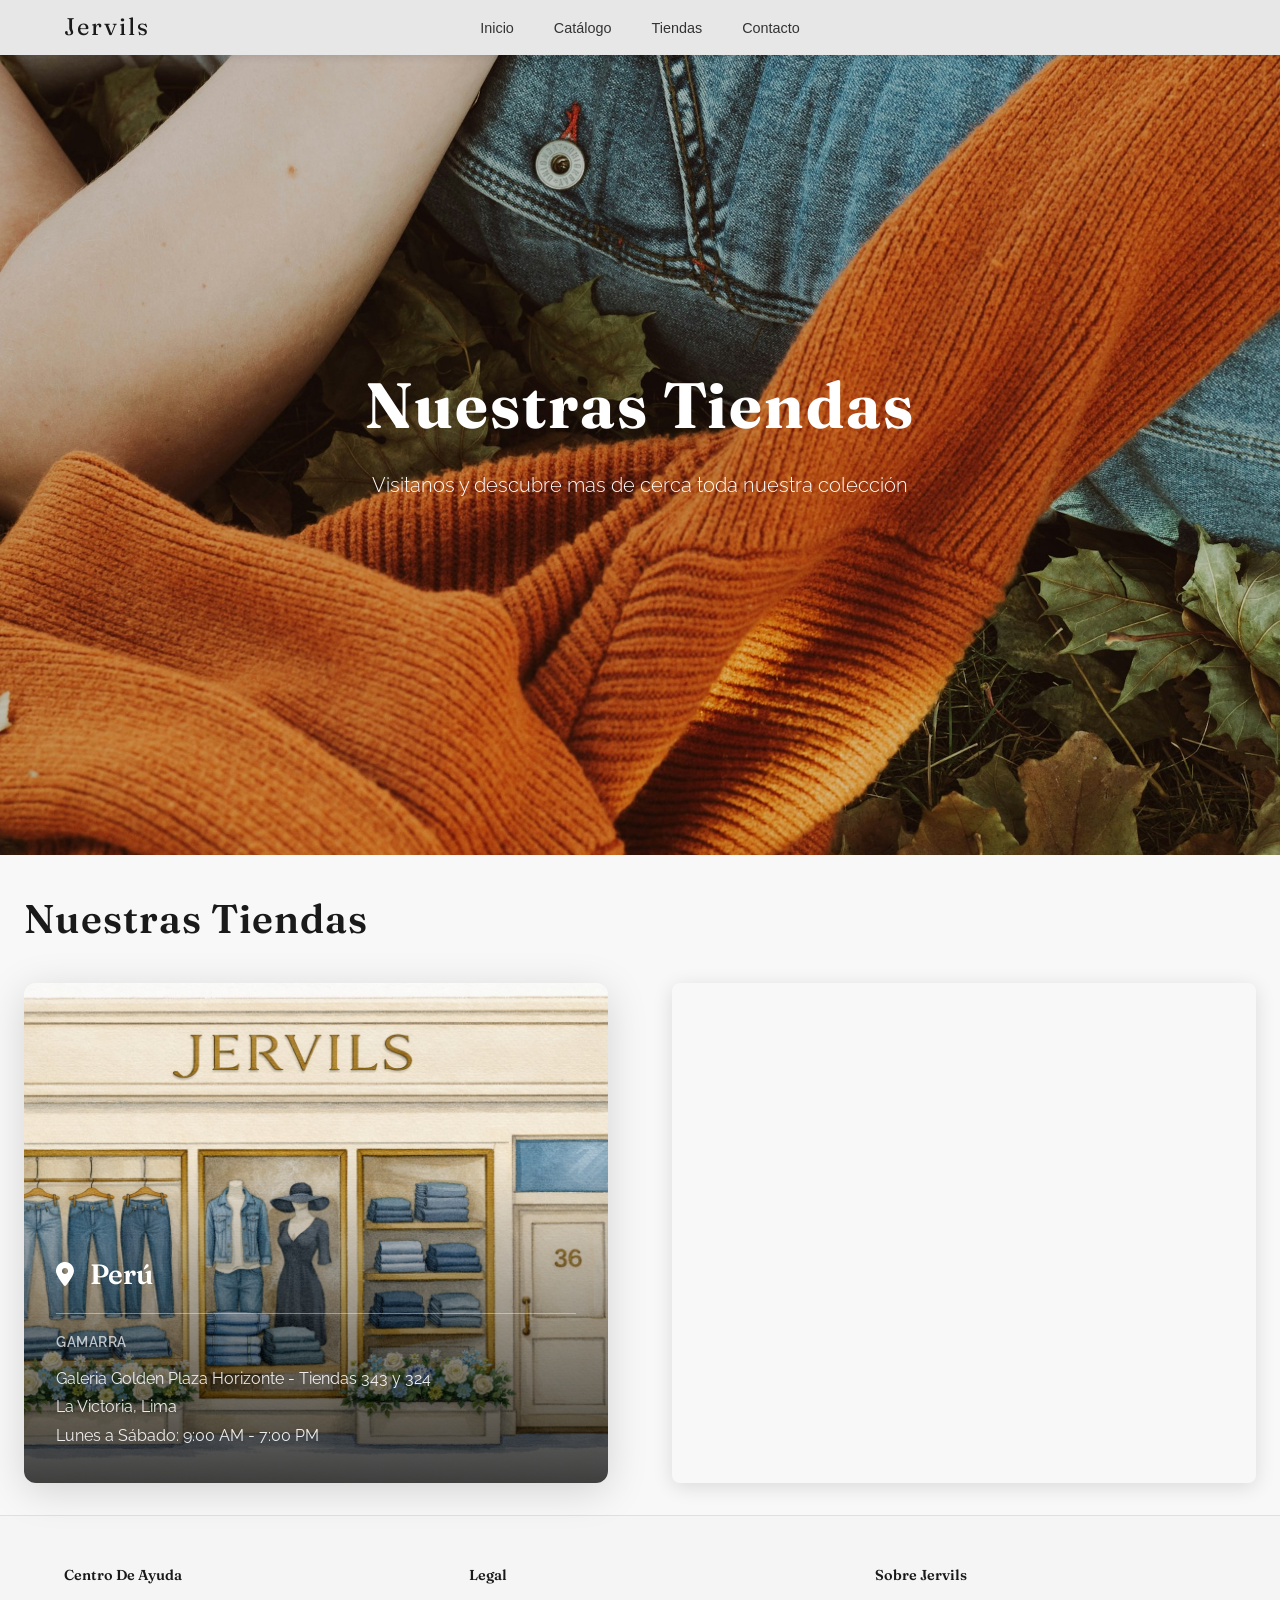
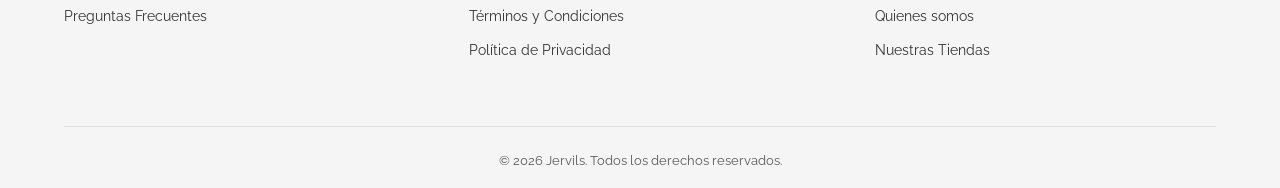
<file: tiendas.html>
<!doctype html>
<html lang="es">
  <head>
    <meta charset="UTF-8" />
    <meta name="viewport" content="width=device-width, initial-scale=1.0" />
    <meta
      name="description"
      content="Visita la tienda Jervils en Gamarra, Lima. Galería Golden Plaza Horizonte, La Victoria. Lunes a sábado, 9 AM a 7 PM."
    />
    <title>Tiendas - Jervils</title>

    <!-- Favicon -->
    <link rel="icon" type="image/svg+xml" href="favicon.svg" />

    <!-- Open Graph / Redes Sociales -->
    <meta property="og:type" content="website" />
    <meta property="og:title" content="Tiendas - Jervils" />
    <meta
      property="og:description"
      content="Visita la tienda Jervils en Gamarra, Lima. Encuéntranos en Galería Golden Plaza Horizonte."
    />
    <meta property="og:image" content="images/Nuestra_tienda.jpg" />
    <meta property="og:locale" content="es_PE" />

    <!-- Fuentes de Google Fonts -->
    <link rel="preconnect" href="https://fonts.googleapis.com" />
    <link rel="preconnect" href="https://fonts.gstatic.com" crossorigin />
    <link
      href="https://fonts.googleapis.com/css2?family=Fraunces:ital,opsz,wght@0,9..144,100..900;1,9..144,100..900&family=Raleway:ital,wght@0,100..900;1,100..900&display=swap"
      rel="stylesheet"
    />

    <!-- font-awesome para iconos -->
    <link
      rel="stylesheet"
      href="https://cdnjs.cloudflare.com/ajax/libs/font-awesome/6.4.0/css/all.min.css"
    />

    <link rel="stylesheet" href="styles.css" />
  </head>

  <body>
    <a href="#main" class="skip-link">Ir al contenido principal</a>

    <!-- Encabezado con navegación -->

    <header class="header" id="header">
      <nav class="nav container" aria-label="Navegación principal">
        <div class="nav__logo">
          <a href="index.html">Jervils</a>
        </div>
        <button
          class="nav__toggle"
          id="nav-toggle"
          aria-label="Abrir menú"
          aria-controls="nav-menu"
          aria-expanded="false"
        >
          <i class="fas fa-bars" aria-hidden="true"></i>
        </button>
        <div class="nav__menu" id="nav-menu">
          <ul class="nav__list">
            <li class="nav__item">
              <a href="index.html" class="nav__link">Inicio</a>
            </li>
            <li class="nav__item">
              <a href="catalogo.html" class="nav__link">Catálogo</a>
            </li>
            <li class="nav__item">
              <a href="tiendas.html" class="nav__link">Tiendas</a>
            </li>
            <li class="nav__item">
              <a href="contacto.html" class="nav__link">Contacto</a>
            </li>
          </ul>
        </div>
      </nav>
    </header>

    <main class="main" id="main">
      <!-- Hero Section -->

      <section class="hero" id="hero">
        <img
          src="images/Nuestra_tienda.jpg"
          alt="Tienda Jervils en Gamarra - Visitanos y descubre nuestra colección"
          class="hero__image"
          loading="eager"
        />
        <div class="hero__container container">
          <div class="hero__content">
            <h1 class="hero__title">Nuestras Tiendas</h1>
            <p class="hero__description">
              Visitanos y descubre mas de cerca toda nuestra colección
            </p>
          </div>
        </div>
      </section>

      <!-- Sección Tiendas -->
      <section class="stores-new" id="tiendas">
        <div class="container--two-columns">
          <!-- Título fuera del grid -->
          <h2 class="stores-new__title">Nuestras Tiendas</h2>

          <!-- Grid de 2 columnas -->
          <div class="stores-new__grid">
            <!-- Columna izquierda: imagen de fondo + info tienda -->
            <div class="stores-new__left">
              <img
                src="images/tienda_dibujo.png"
                alt="Fachada de la tienda Jervils en Gamarra, Lima"
                class="stores-new__image"
              />
              <div class="store-info">
                <div class="store-info__header">
                  <i class="fas fa-map-marker-alt"></i>
                  <h3 class="store-info__title">Perú</h3>
                </div>
                <h4 class="store-info__label">Gamarra</h4>
                <address class="store-info__address">
                  Galeria Golden Plaza Horizonte - Tiendas 343 y 324<br />
                  La Victoria, Lima<br />
                  Lunes a Sábado: 9:00 AM - 7:00 PM<br />
                </address>
              </div>
            </div>

            <!-- Columna derecha: mapa -->
            <div class="store-map">
              <iframe
                src="https://www.google.com/maps/embed?pb=!1m18!1m12!1m3!1d249914.59577698178!2d-77.17584615!3d-12.046373949999999!2m3!1f0!2f0!3f0!3m2!1i1024!2i768!4f13.1!3m3!1m2!1s0x9105c89f5e02a43f%3A0x813ea83317ffb7dd!2sGolden%20Plaza%20Horizonte!5e0!3m2!1ses-419!2spe!4v1771527835995!5m2!1ses-419!2spe"
                style="border: 0"
                allowfullscreen=""
                loading="lazy"
                referrerpolicy="no-referrer-when-downgrade"
                title="Ubicación de Jervils en Lima, Perú"
              >
              </iframe>
            </div>
          </div>
        </div>
      </section>
    </main>

    <!-- FOOTER - Pie de página -->
    <footer class="footer">
      <div class="container">
        <div class="footer__content">
          <!-- Columna 1 - Centro de Ayuda -->
          <nav class="footer__section">
            <h2 class="footer__title">Centro de ayuda</h2>
            <ul class="footer__link">
              <li><a href="faq.html">Preguntas Frecuentes</a></li>
            </ul>
          </nav>

          <!-- Columna 2 - Legal -->
          <nav class="footer__section">
            <h2 class="footer__title">Legal</h2>
            <ul class="footer__link">
              <li><a href="#">Términos y Condiciones</a></li>
              <li><a href="#">Política de Privacidad</a></li>
            </ul>
          </nav>

          <!-- Columna 3 - Redes Sociales -->
          <nav class="footer__section">
            <h2 class="footer__title">Sobre Jervils</h2>
            <ul class="footer__link">
              <li><a href="about.html">Quienes somos</a></li>
              <li><a href="tiendas.html">Nuestras Tiendas</a></li>
            </ul>
          </nav>
        </div>

        <!-- FOOTER BOTTOM -->
        <div class="footer__bottom">
          &copy; <time datetime="2026">2026</time> Jervils. Todos los derechos
          reservados.
        </div>
      </div>
    </footer>

    <!-- Scroll to top button -->
    <a
      href="#main"
      class="scroll-top"
      id="scroll-top"
      aria-label="Volver al inicio"
    >
      <i class="fas fa-arrow-up"></i>
    </a>

    <!-- JavaScript -->
    <script src="script.js" defer></script>
  </body>
</html>
</file>
<file: styles.css>
/* ========== Variables ========== */
:root {
  --primary-color: #1a1a1a;
  --secondary-color: #2c5f7d;
  --accent-color: #d4a574;
  --text-color: #333333;
  --text-light: #595959;
  /* Contraste WCAG AAA sobre fondo blanco */
  --bg-color: #ffffff;
  --bg-light: #f8f8f8;
  --border-color: #e0e0e0;

  --font-display: "Fraunces", serif;
  --font-body: "Raleway", sans-serif;

  --h1-size: 4rem;
  --h2-size: 2rem;
  --h3-size: 1.25rem;
  --normal-size: 1rem;

  --radius-sm: 4px;
  --radius-md: 8px;
  --radius-lg: 12px;
  --radius-full: 9999px;

  --shadow-sm: 0 2px 8px rgba(0, 0, 0, 0.1);
  --shadow-md: 0 4px 20px rgba(0, 0, 0, 0.12);
  --shadow-lg: 0 8px 40px rgba(0, 0, 0, 0.15);

  --transition-normal: 300ms ease;
}

/* ========== Reset ========== */
* {
  box-sizing: border-box;
  margin: 0;
  padding: 0;
}

html {
  scroll-behavior: smooth;
}

body {
  font-family: var(--font-body);
  font-size: var(--normal-size);
  color: var(--text-color);
  background-color: var(--bg-color);
  line-height: 1.6;
}

h1,
h2,
h3,
h4,
h5,
h6 {
  font-family: "Fraunces", serif;
  font-weight: 600;
  font-variation-settings:
    "SOFT" 0,
    "WONK" 0;
}

a {
  text-decoration: none;
  color: inherit;
}

img {
  display: block;
  max-width: 100%;
  height: auto;
}

ul {
  list-style: none;
}

.container {
  max-width: 1200px;
  margin: 0 auto;
  padding: 0 1.5rem;
}

/* Patrón de accesibilidad: enlace oculto hasta recibir foco con teclado */
.skip-link {
  position: absolute;
  top: -100px;
  left: 0;
  z-index: 1000;
  padding: 0.75rem 1.5rem;
  background-color: var(--primary-color);
  color: var(--bg-color);
  font-weight: 600;
  text-decoration: none;
}

.skip-link:focus {
  top: 0;
}

/* Patrón de accesibilidad: contenido visible solo para lectores de pantalla */
.visually-hidden {
  position: absolute;
  width: 1px;
  height: 1px;
  padding: 0;
  margin: -1px;
  overflow: hidden;
  clip: rect(0, 0, 0, 0);
  white-space: nowrap;
  border: 0;
}

.section_header {
  text-align: center;
  margin-bottom: 3rem;
}

.section_title {
  font-family: var(--font-display);
  font-size: var(--h2-size);
  font-weight: 600;
  color: var(--primary-color);
  margin-bottom: 1rem;
  letter-spacing: 1px;
}

.section_subtitle {
  font-size: 1.1rem;
  color: var(--text-light);
  font-weight: 300;
}

/* ========== Header ========== */
.header {
  position: sticky;
  top: 0;
  width: 100%;
  background-color: rgba(225, 225, 225, 0.8);
  backdrop-filter: blur(10px);
  box-shadow: var(--shadow-sm);
  z-index: 100;
  transition:
    background-color var(--transition-normal),
    box-shadow var(--transition-normal);
  height: 55px;
}

.nav {
  height: 55px;
  display: grid;
  grid-template-columns: 1fr auto 1fr;
  align-items: center;
}

.nav__logo a {
  font-family: var(--font-display);
  font-size: 1.5rem;
  font-weight: 400;
  color: var(--primary-color);
  letter-spacing: 2px;
  transition: color var(--transition-normal);
}

.nav__logo a:hover {
  color: var(--secondary-color);
}

.nav__list {
  display: flex;
  gap: 2.5rem;
  align-items: center;
  justify-content: center;
}

.nav__link {
  font-family: Arial, Helvetica, sans-serif;
  font-size: 0.9rem;
  font-weight: 400;
  color: var(--text-color);
  text-transform: none;
  letter-spacing: 0;
  transition: color var(--transition-normal);
  position: relative;
}

/* Subrayado animado que crece de 0 al 100% en hover */
.nav__link::after {
  content: "";
  position: absolute;
  bottom: -5px;
  left: 0;
  width: 0;
  height: 2px;
  background-color: var(--secondary-color);
  transition: width var(--transition-normal);
}

.nav__link:hover {
  color: var(--secondary-color);
}

.nav__link:hover::after {
  width: 100%;
}

/* Botón hamburguesa - oculto en desktop, visible en móvil vía media query */
.nav__toggle {
  display: none;
  grid-column: 3;
  justify-self: end;
  background: none;
  border: none;
  cursor: pointer;
  font-size: 1.4rem;
  color: var(--primary-color);
  padding: 0.5rem;
  min-width: 44px;
  min-height: 44px;
  transition: color var(--transition-normal);
}

.nav__toggle:hover {
  color: var(--secondary-color);
}

/* ========== Hero ========== */
.hero {
  position: relative;
  min-height: 800px;
  display: flex;
  align-items: center;
  justify-content: center;
  overflow: hidden;
}

.hero__image {
  position: absolute;
  top: 0;
  left: 0;
  width: 100%;
  height: 100%;
  object-fit: cover;
}

.hero__container {
  position: relative;
  z-index: 2;
}

.hero__content {
  text-align: center;
  color: white;
  max-width: 700px;
  margin: 0 auto;
}

.hero__title {
  font-family: var(--font-display);
  font-size: var(--h1-size);
  font-weight: 700;
  margin-bottom: 1.5rem;
  line-height: 1.2;
  letter-spacing: 2px;
  animation: fadeInUp 0.8s ease;
}

.hero__description {
  font-size: 1.25rem;
  margin-bottom: 2.5rem;
  line-height: 1.8;
  font-weight: 300;
  animation: fadeInUp 0.8s ease 0.2s both;
}

.hero__button {
  display: inline-block;
  padding: 1rem 3rem;
  background-color: white;
  color: var(--primary-color);
  border-radius: var(--radius-full);
  font-weight: 600;
  text-transform: uppercase;
  letter-spacing: 1px;
  transition:
    background-color var(--transition-normal),
    color var(--transition-normal),
    transform var(--transition-normal),
    box-shadow var(--transition-normal);
  animation: fadeInUp 0.8s ease 0.4s both;
}

.hero__button:hover {
  background-color: var(--accent-color);
  color: white;
  transform: translateY(-3px);
  box-shadow: var(--shadow-lg);
}

/* ========== Catálogo ========== */
.catalogo {
  padding-top: 3rem;
  background-color: var(--bg-light);
}

.catalogo .container {
  max-width: 100%;
  padding: 0 1rem 1rem;
}

.catalogo__grid {
  display: grid;
  grid-template-columns: repeat(4, 1fr);
  gap: 1rem;
  margin: 0 auto;
}

.product__card {
  background-color: white;
  overflow: hidden;
  border-radius: var(--radius-md);
  transition:
    transform var(--transition-normal),
    box-shadow var(--transition-normal);
  cursor: pointer;
}

.product__card:hover {
  transform: translateY(-10px);
  box-shadow: var(--shadow-lg);
}

.product__image {
  width: 100%;
  height: auto;
  min-height: 480px;
  overflow: hidden;
  position: relative;
  background-color: var(--bg-light);
}

.product__image img {
  width: 100%;
  height: 100%;
  object-fit: cover;
  transition: transform var(--transition-normal);
}

.product__card:hover .product__image img {
  transform: scale(1.1);
}

.product__info {
  padding: 1rem;
  text-align: center;
  background-color: white;
}

.product__name {
  font-family: var(--font-display);
  font-size: var(--h3-size);
  font-weight: 600;
  margin-bottom: 0.5rem;
  color: var(--primary-color);
}

.product__price {
  font-size: 1.1rem;
  font-weight: 600;
  color: var(--secondary-color);
}

/* ========== Hero columnas ========== */
.hero-columns {
  padding: 3rem 0;
  background-color: var(--bg-light);
}

.hero-columns__container {
  display: grid;
  grid-template-columns: repeat(3, 1fr);
  gap: 1rem;
  max-width: 100%;
  padding: 0 1rem;
  margin: auto;
}

.hero-columns__item {
  position: relative;
  height: 500px;
  overflow: hidden;
  cursor: pointer;
  transition:
    transform var(--transition-normal),
    box-shadow var(--transition-normal);
}

.hero-columns__item:hover {
  transform: translateY(-10px);
  box-shadow: var(--shadow-lg);
}

.hero-columns__bg {
  width: 100%;
  height: 100%;
  object-fit: cover;
  transition: transform 0.5s ease;
}

.hero-columns__item:hover .hero-columns__bg {
  transform: scale(1.05);
}

.hero-columns__overlay {
  position: absolute;
  top: 0;
  left: 0;
  right: 0;
  bottom: 0;
  background-color: rgba(0, 0, 0, 0.3);
  transition: background-color var(--transition-normal);
}

.hero-columns__item:hover .hero-columns__overlay {
  background-color: rgba(0, 0, 0, 0.5);
}

.hero-columns__content {
  position: absolute;
  bottom: 2rem;
  left: 2rem;
  right: 2rem;
  z-index: 2;
  text-align: left;
}

.hero-columns__title {
  font-family: var(--font-display);
  font-size: 2.5rem;
  font-weight: 600;
  color: white;
  margin-bottom: 1.5rem;
  line-height: 1.2;
  text-shadow: 0 2px 10px rgba(0, 0, 0, 0.5);
}

.hero-columns__button {
  display: inline-block;
  padding: 0.75rem 2rem;
  background-color: white;
  color: var(--primary-color);
  border: none;
  border-radius: 0;
  font-weight: 600;
  font-size: 0.9rem;
  text-transform: capitalize;
  letter-spacing: 1px;
  transition:
    background-color var(--transition-normal),
    color var(--transition-normal);
}

.hero-columns__button:hover {
  background-color: var(--accent-color);
  color: white;
}

/* ========== Footer ========== */
.footer {
  background-color: #f5f5f5;
  color: var(--text-color);
  padding: 3rem 0 1rem;
  border-top: 1px solid #e0e0e0;
}

.footer__content {
  display: grid;
  grid-template-columns: repeat(3, 1fr);
  gap: 4rem;
  margin-bottom: 4rem;
}

.footer__title {
  font-size: 0.9rem;
  font-weight: 600;
  margin-bottom: 1rem;
  color: var(--primary-color);
  text-transform: capitalize;
}

.footer__link {
  display: flex;
  flex-direction: column;
  gap: 0.5rem;
}

.footer__link a {
  color: var(--text-color);
  font-size: 0.9rem;
  transition: color var(--transition-normal);
}

.footer__link a:hover {
  color: var(--secondary-color);
}

.footer__bottom {
  text-align: center;
  font-size: 0.8rem;
  color: var(--text-light);
  border-top: 1px solid #e0e0e0;
  padding-top: 1.5rem;
}

/* ========== Scroll to top ========== */
.scroll-top {
  position: fixed;
  bottom: 2rem;
  right: 2rem;
  width: 50px;
  height: 50px;
  background-color: var(--secondary-color);
  color: white;
  border-radius: 50%;
  display: flex;
  align-items: center;
  justify-content: center;
  box-shadow: var(--shadow-md);
  opacity: 0;
  visibility: hidden;
  transition:
    opacity var(--transition-normal),
    visibility var(--transition-normal),
    background-color var(--transition-normal),
    transform var(--transition-normal);
  z-index: 999;
}

.scroll-top.show {
  opacity: 1;
  visibility: visible;
}

.scroll-top:hover {
  background-color: var(--primary-color);
}

/* ========== Animaciones ========== */
@keyframes fadeInUp {
  from {
    opacity: 0;
    transform: translateY(30px);
  }

  to {
    opacity: 1;
    transform: translateY(0);
  }
}

/* ========== Página: Catálogo ========== */
.catalogo--page {
  padding: 0;
}

.catalogo__filters-advanced {
  display: flex;
  align-items: center;
  padding: 1rem;
  margin-left: 8rem;
}

.filters__label {
  font-weight: 400;
  color: var(--text-color);
  font-size: 0.95rem;
  margin-right: 1.5rem;
}

.filter__group {
  position: relative;
  border: none;
  padding: 0;
  margin: 0;
  min-width: 0;
}

.filter__group+.filter__group {
  margin-left: 1rem;
}

.filter__dropdown {
  display: flex;
  align-items: center;
  gap: 0.5rem;
  padding: 0.75rem 1.5rem;
  min-height: 44px;
  background-color: white;
  border: 1px solid var(--border-color);
  border-radius: var(--radius-sm);
  cursor: pointer;
  font-size: 0.9rem;
  color: var(--text-color);
  transition:
    background-color var(--transition-normal),
    border-color var(--transition-normal);
  justify-content: space-between;
  font-weight: 400;
  white-space: nowrap;
}

.filter__dropdown:hover {
  background-color: var(--bg-light);
}

.filter__dropdown.active {
  background-color: white;
  border-color: var(--secondary-color);
}

.filter__dropdown i {
  font-size: 0.75rem;
  transition: transform var(--transition-normal);
  color: var(--text-light);
}

.filter__dropdown.active i {
  transform: rotate(180deg);
}

.filter__dropdown-menu {
  position: absolute;
  top: calc(100% + 5px);
  left: 0;
  background-color: white;
  border: 1px solid var(--border-color);
  border-radius: var(--radius-sm);
  box-shadow: var(--shadow-md);
  padding: 0.75rem;
  min-width: 180px;
  display: none;
  flex-direction: column;
  gap: 0.5rem;
  z-index: 100;
}

.filter__dropdown.active+.filter__dropdown-menu {
  display: flex;
}

.filter__dropdown-menu label {
  display: flex;
  align-items: center;
  gap: 0.5rem;
  padding: 0.5rem;
  cursor: pointer;
  transition: background-color var(--transition-normal);
  border-radius: var(--radius-sm);
  font-size: 0.9rem;
}

.filter__dropdown-menu label:hover {
  background-color: var(--bg-light);
}

.filter__dropdown-menu input[type="checkbox"],
.filter__dropdown-menu input[type="radio"] {
  cursor: pointer;
  width: 16px;
  height: 16px;
}

.product__card--hiding {
  opacity: 0;
  transform: translateY(20px);
}

.product__card.hide {
  display: none;
}

/* ========== Página: Tiendas ========== */
.container--two-columns {
  margin: 0 auto;
  padding: 0 1.5rem;
}

.stores-new {
  padding: 2rem 0;
  background-color: var(--bg-light);
}

.stores-new__title {
  font-family: var(--font-display);
  font-size: 2.5rem;
  font-weight: 600;
  color: var(--primary-color);
  margin-bottom: 2rem;
  letter-spacing: 1px;
}

.stores-new__grid {
  display: grid;
  grid-template-columns: 1fr 1fr;
  gap: 4rem;
  align-items: stretch;
}

.stores-new__left {
  position: relative;
  display: flex;
  flex-direction: column;
  justify-content: flex-end;
  overflow: hidden;
  min-height: 500px;
  border-radius: var(--radius-lg);
  box-shadow: var(--shadow-lg);
}

/* Degradado oscuro sobre la imagen para legibilidad del texto sobrepuesto */
.stores-new__left::after {
  content: "";
  position: absolute;
  bottom: 0;
  left: 0;
  right: 0;
  height: 65%;
  background: linear-gradient(to top, rgba(0, 0, 0, 0.75) 0%, transparent 100%);
  z-index: 0;
  pointer-events: none;
}

.store-info {
  position: relative;
  z-index: 1;
  padding: 2rem;
}

.store-info__header {
  display: flex;
  align-items: center;
  gap: 1rem;
  margin-bottom: 1rem;
  padding-bottom: 1rem;
  border-bottom: 1px solid rgba(255, 255, 255, 0.4);
}

.store-info__header i {
  font-size: 1.5rem;
  color: white;
  flex-shrink: 0;
}

.store-info__title {
  font-family: var(--font-display);
  font-size: 1.75rem;
  font-weight: 600;
  color: white;
  margin: 0;
  flex-shrink: 0;
}

.store-info__label {
  font-family: var(--font-body);
  font-size: 0.9rem;
  font-weight: 600;
  color: rgba(255, 255, 255, 0.7);
  text-transform: uppercase;
  letter-spacing: 0.5px;
  margin-bottom: 0.75rem;
}

.store-info__address {
  font-style: normal;
  font-size: 1rem;
  line-height: 1.8;
  color: rgba(255, 255, 255, 0.9);
  margin: 0;
}

.store-map {
  display: flex;
  width: 100%;
  border-radius: var(--radius-md);
  overflow: hidden;
  box-shadow: var(--shadow-md);
}

.store-map iframe {
  flex: 1;
  width: 100%;
  border: none;
}

.stores-new__image {
  position: absolute;
  top: 0;
  left: 0;
  z-index: 0;
  width: 100%;
  height: 100%;
  object-fit: cover;
  transition: transform 0.5s ease;
}

.stores-new__left:hover .stores-new__image {
  transform: scale(1.05);
}

/* ========== Página: FAQ ========== */
.faq-hero {
  padding: 4rem 0 2rem 0;
}

.faq-hero__content {
  text-align: center;
  max-width: 700px;
  margin: 0 auto;
}

.faq-hero__title {
  font-family: var(--font-display);
  font-size: 3rem;
  font-weight: 700;
  color: var(--primary-color);
  margin-bottom: 1rem;
}

.faq-hero__description {
  font-family: var(--font-body);
  font-size: 1.2rem;
  color: var(--text-color);
  font-weight: 400;
}

.faq {
  padding: 4rem 0;
  background-color: white;
}

.faq__container {
  max-width: 800px;
  margin: 0 auto;
}

.faq__item {
  background-color: white;
  border: 1px solid var(--border-color);
  border-radius: var(--radius-md);
  margin-bottom: 1.5rem;
  overflow: hidden;
  transition:
    border-color var(--transition-normal),
    box-shadow var(--transition-normal);
}

.faq__item:hover {
  border-color: var(--secondary-color);
  box-shadow: var(--shadow-sm);
}

.faq__item.active {
  border-color: var(--secondary-color);
  box-shadow: var(--shadow-md);
}

.faq__question {
  width: 100%;
  padding: 1.5rem 2rem;
  background-color: white;
  border: none;
  display: flex;
  justify-content: space-between;
  align-items: center;
  cursor: pointer;
  transition: background-color var(--transition-normal);
  text-align: left;
}

.faq__question:hover {
  background-color: var(--bg-light);
}

.faq__question span {
  font-family: var(--font-display);
  font-size: 1.1rem;
  font-weight: 600;
  color: var(--primary-color);
  padding-right: 1rem;
}

.faq__icon {
  font-size: 1rem;
  color: var(--secondary-color);
  transition: transform 0.3s ease;
  flex-shrink: 0;
}

.faq__answer {
  overflow: hidden;
  background-color: white;
}

/* Progressive enhancement: solo colapsamos las respuestas si JS pudo activarse */
.js-enabled .faq__answer {
  max-height: 0;
  transition: max-height 0.4s ease;
}

.faq__answer p {
  padding: 0 2rem 1.5rem 2rem;
  color: var(--text-color);
  line-height: 1.8;
  margin: 0;
  font-family: var(--font-body);
}

.faq__answer ul {
  padding: 0 2rem 1.5rem 4rem;
  margin: 0;
}

.faq__answer-item {
  color: var(--text-color);
  line-height: 1.8;
  margin-bottom: 0.5rem;
  font-family: var(--font-body);
}

.faq__answer strong {
  color: var(--primary-color);
  font-weight: 600;
}

.faq__cta {
  background-color: var(--bg-light);
  border-radius: var(--radius-md);
  padding: 3rem 2rem;
  text-align: center;
  margin-top: 3rem;
  border: 1px solid var(--border-color);
}

.faq__cta-title {
  font-family: var(--font-display);
  font-size: 2rem;
  color: var(--primary-color);
  margin-bottom: 1rem;
}

.faq__cta-description {
  color: var(--text-color);
  font-size: 1.1rem;
  margin-bottom: 2rem;
  font-family: var(--font-body);
}

.faq__button {
  display: inline-flex;
  align-items: center;
  gap: 0.75rem;
  padding: 1rem 2.5rem;
  background-color: var(--secondary-color);
  color: white;
  border-radius: var(--radius-full);
  font-weight: 600;
  font-size: 1rem;
  transition:
    background-color var(--transition-normal),
    transform var(--transition-normal),
    box-shadow var(--transition-normal);
  box-shadow: var(--shadow-sm);
  font-family: var(--font-body);
}

.faq__button:hover {
  background-color: var(--primary-color);
  transform: translateY(-2px);
  box-shadow: var(--shadow-md);
}

.faq__button i {
  font-size: 1.1rem;
}

/* ========== Página: About ========== */
.about-main {
  display: block;
}

.about-image-section {
  width: 100%;
  line-height: 0;
}

.about-image {
  width: 100%;
  height: auto;
  display: block;
}

/* ========== Responsive Global ========== */

@media (prefers-reduced-motion: reduce) {
  *,
  *::before,
  *::after {
    animation-duration: 0.01ms !important;
    animation-iteration-count: 1 !important;
    transition-duration: 0.01ms !important;
    scroll-behavior: auto !important;
  }
}

@media screen and (max-width: 1200px) and (min-width: 969px) {
  .catalogo__grid {
    grid-template-columns: repeat(3, 1fr);
  }
}

@media screen and (max-width: 968px) {
  :root {
    --h1-size: 3rem;
    --h2-size: 2rem;
  }

  /* Evita scroll horizontal causado por el menú posicionado en right: -100% */
  html,
  body {
    overflow-x: hidden;
  }

  /* Asegura que el scroll-top quede por encima del header (y debajo del menú abierto) */
  .scroll-top {
    z-index: 9999;
  }

  /* Nav */
  .nav {
    display: flex;
    justify-content: space-between;
    align-items: center;
  }

  .nav__menu {
    position: fixed;
    top: 0;
    right: -100%;
    width: 70%;
    height: 100vh;
    background-color: white;
    padding: 4rem 2rem;
    transition: right var(--transition-normal);
    box-shadow: var(--shadow-lg);
    z-index: 99999;
  }

  .nav__menu.show {
    right: 0;
  }

  .nav__list {
    flex-direction: column;
    gap: 2rem;
    justify-content: flex-start;
  }

  .nav__toggle {
    display: flex;
    align-items: center;
    justify-content: center;
    background: none;
    border: none;
    cursor: pointer;
    width: 44px;
    height: 44px;
    padding: 0;
    color: var(--primary-color);
    font-size: 1.3rem;
    transition: color var(--transition-normal);
    z-index: 100000;
  }

  .nav__toggle:hover {
    color: var(--secondary-color);
  }

  /* Hero columnas */
  .hero-columns__container {
    grid-template-columns: 1fr;
    gap: 1.5rem;
  }

  .hero-columns__item {
    height: 400px;
  }

  .hero-columns__title {
    font-size: 2rem;
  }

  /* Footer */
  .footer__content {
    grid-template-columns: repeat(2, 1fr);
    gap: 2rem;
  }

  .footer__bottom {
    flex-direction: column;
    gap: 1rem;
    text-align: center;
  }
}

@media screen and (max-width: 968px) and (min-width: 577px) {
  .catalogo__grid {
    grid-template-columns: repeat(2, 1fr);
  }
}

@media screen and (max-width: 576px) {
  :root {
    --h1-size: 2.5rem;
    --h2-size: 1.75rem;
  }

  .hero {
    min-height: 500px;
  }

  .catalogo__grid {
    grid-template-columns: 1fr;
  }

  .footer__content {
    grid-template-columns: 1fr;
  }
}

/* ========== Responsive Catálogo (filtros) ========== */

@media screen and (max-width: 968px) {
  .catalogo__filters-advanced {
    flex-wrap: wrap;
    gap: 1rem;
    margin-left: 1rem;
  }

  .filter__group + .filter__group {
    margin-left: 0;
  }
}

@media screen and (max-width: 576px) {
  .catalogo__filters-advanced {
    flex-direction: column;
    align-items: stretch;
    gap: 0.5rem;
    margin-left: 0;
    padding: 1rem;
  }

  .filters__label {
    text-align: center;
    margin-right: 0;
    margin-bottom: 0.5rem;
  }

  .filter__dropdown-menu {
    width: 100%;
  }
}

/* ========== Responsive Tiendas ========== */

@media screen and (max-width: 968px) {
  .stores-new__grid {
    grid-template-columns: 1fr;
    gap: 3rem;
  }

  .stores-new__title {
    font-size: 2rem;
  }
}

@media screen and (max-width: 576px) {
  .stores-new {
    padding: 3rem 0;
  }

  .stores-new__title {
    font-size: 1.75rem;
    margin-bottom: 1.5rem;
  }

  .store-info {
    padding: 1.5rem;
  }

  .store-info__header {
    gap: 0.75rem;
    margin-bottom: 0.75rem;
    padding-bottom: 0.75rem;
  }

  .store-info__header i {
    font-size: 1.25rem;
  }

  .store-info__title {
    font-size: 1.25rem;
  }
}

/* ========== Responsive FAQ ========== */

@media screen and (max-width: 768px) {
  .faq-hero {
    padding: 3rem 0 1.5rem 0;
  }

  .faq-hero__title {
    font-size: 2.5rem;
  }

  .faq-hero__description {
    font-size: 1.1rem;
  }

  .faq__question {
    padding: 1.25rem 1.5rem;
  }

  .faq__question span {
    font-size: 1rem;
  }

  .faq__answer p,
  .faq__answer ul {
    padding-left: 1.5rem;
    padding-right: 1.5rem;
  }

  .faq__answer ul {
    padding-left: 3rem;
  }

  .faq__cta {
    padding: 2rem 1.5rem;
  }

  .faq__cta-title {
    font-size: 1.75rem;
  }
}

@media screen and (max-width: 576px) {
  .faq-hero {
    padding: 2.5rem 0 1.5rem 0;
  }

  .faq-hero__title {
    font-size: 2rem;
  }

  .faq-hero__description {
    font-size: 1rem;
  }

  .faq {
    padding: 3rem 0;
  }

  .faq__item {
    margin-bottom: 1rem;
  }

  .faq__question {
    padding: 1rem;
  }

  .faq__question span {
    font-size: 0.95rem;
  }

  .faq__answer p {
    padding: 0 1rem 1rem 1rem;
    font-size: 0.9rem;
  }

  .faq__answer ul {
    padding: 0 1rem 1rem 2.5rem;
    font-size: 0.9rem;
  }

  .faq__cta {
    padding: 2rem 1rem;
  }

  .faq__cta-title {
    font-size: 1.5rem;
  }

  .faq__cta-description {
    font-size: 1rem;
  }

  .faq__button {
    padding: 0.875rem 2rem;
    font-size: 0.95rem;
  }
}
</file>
